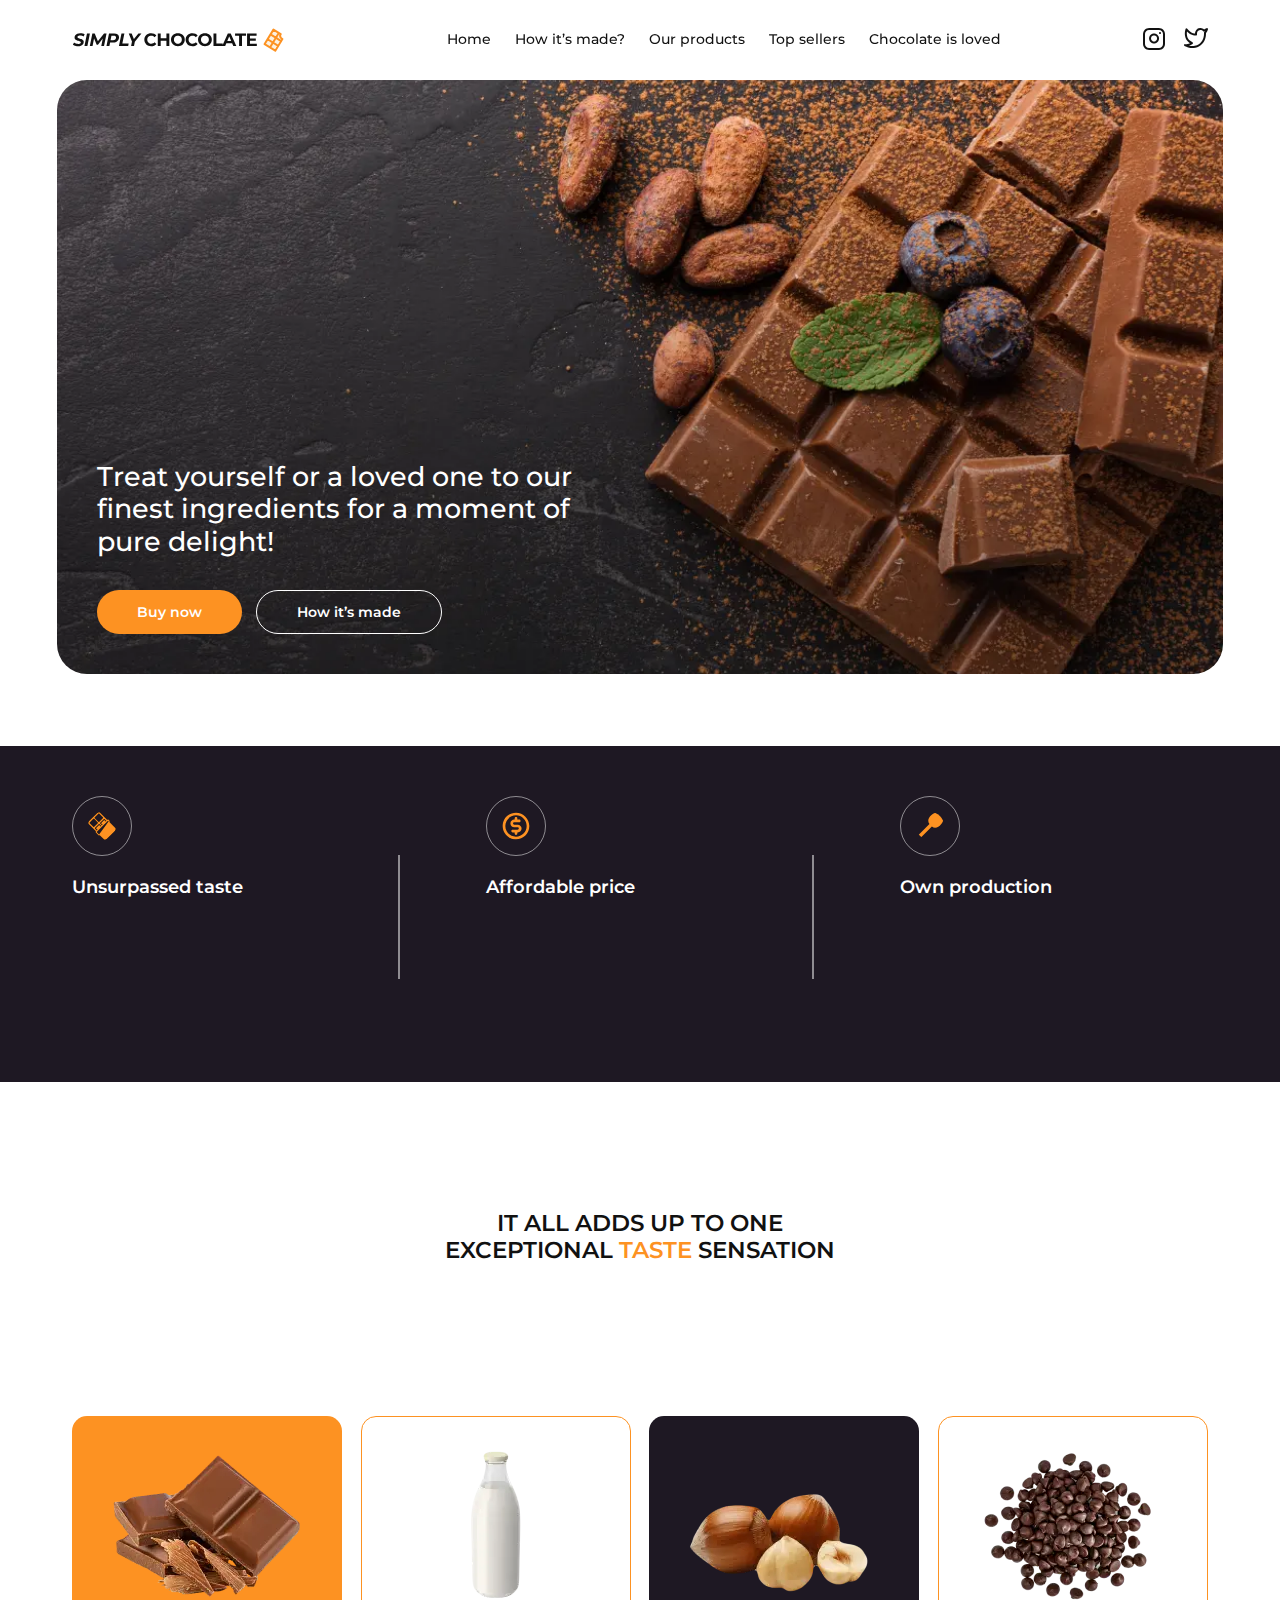
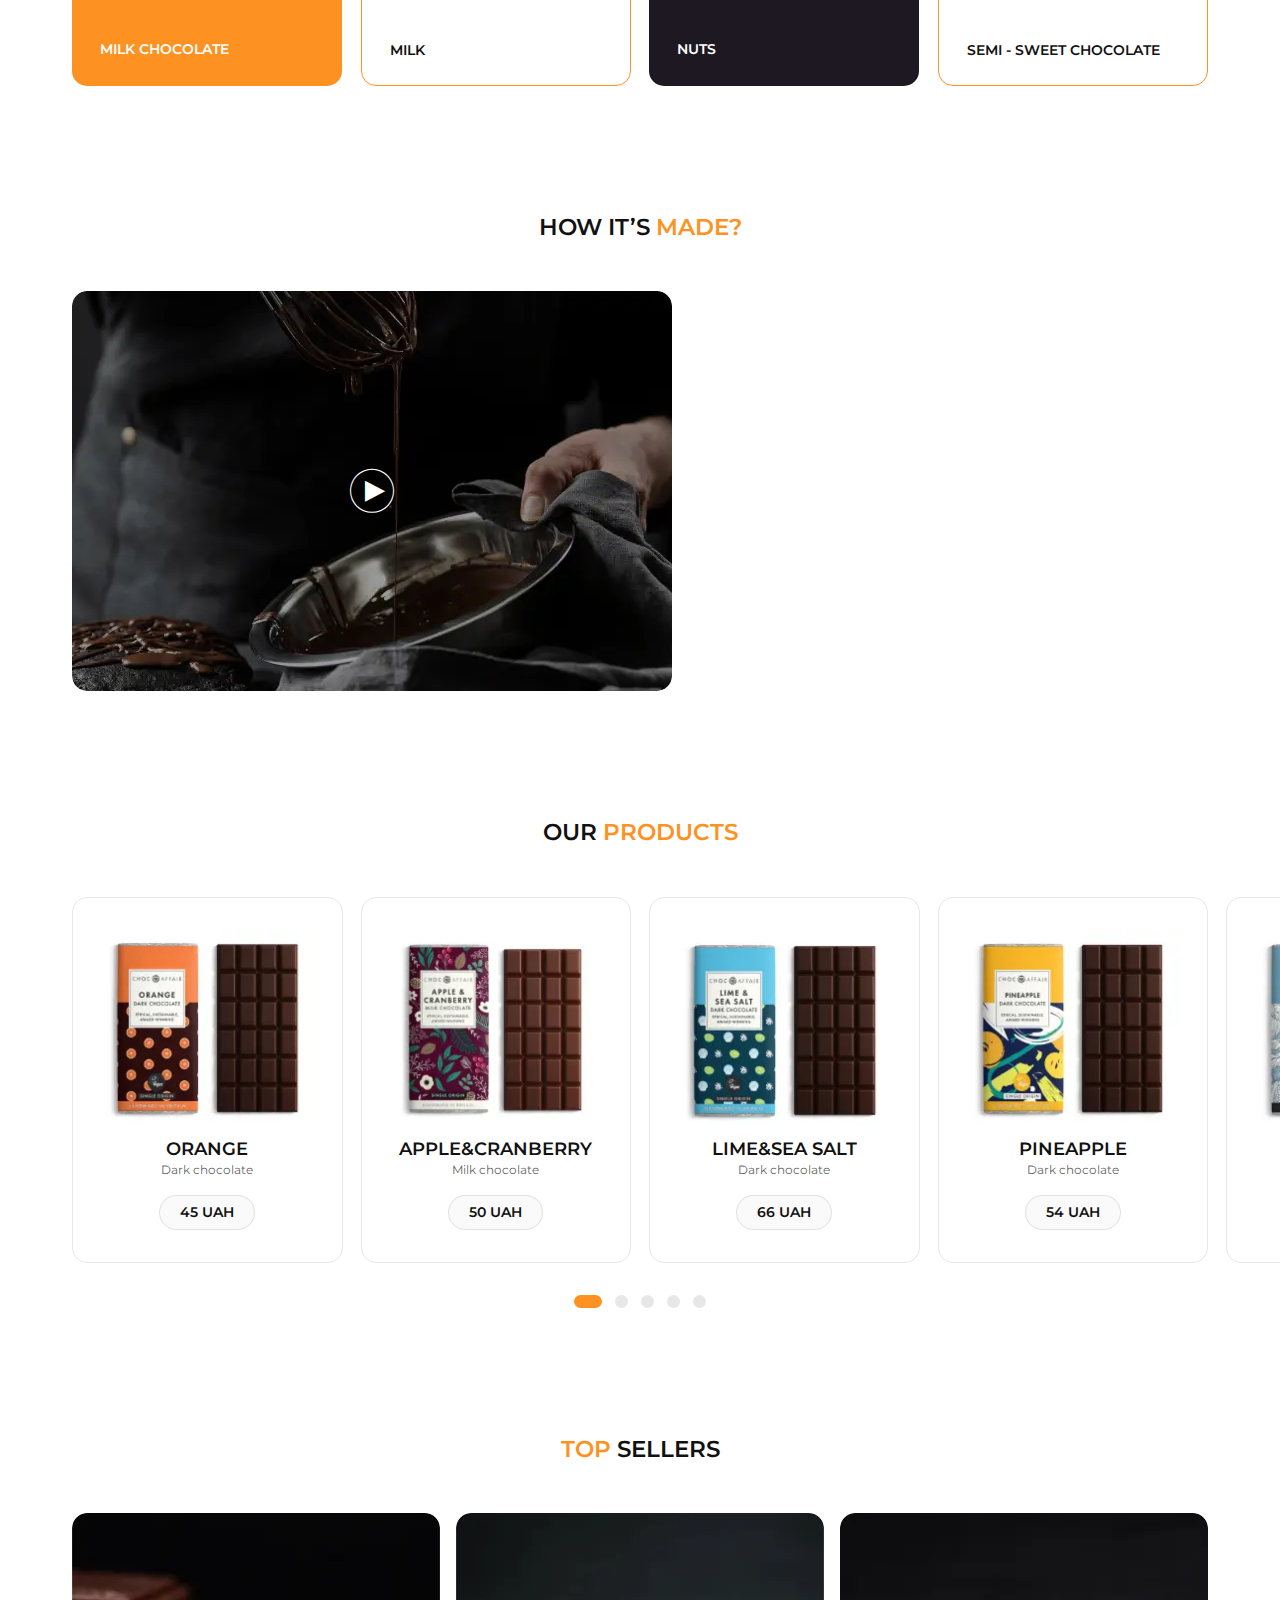
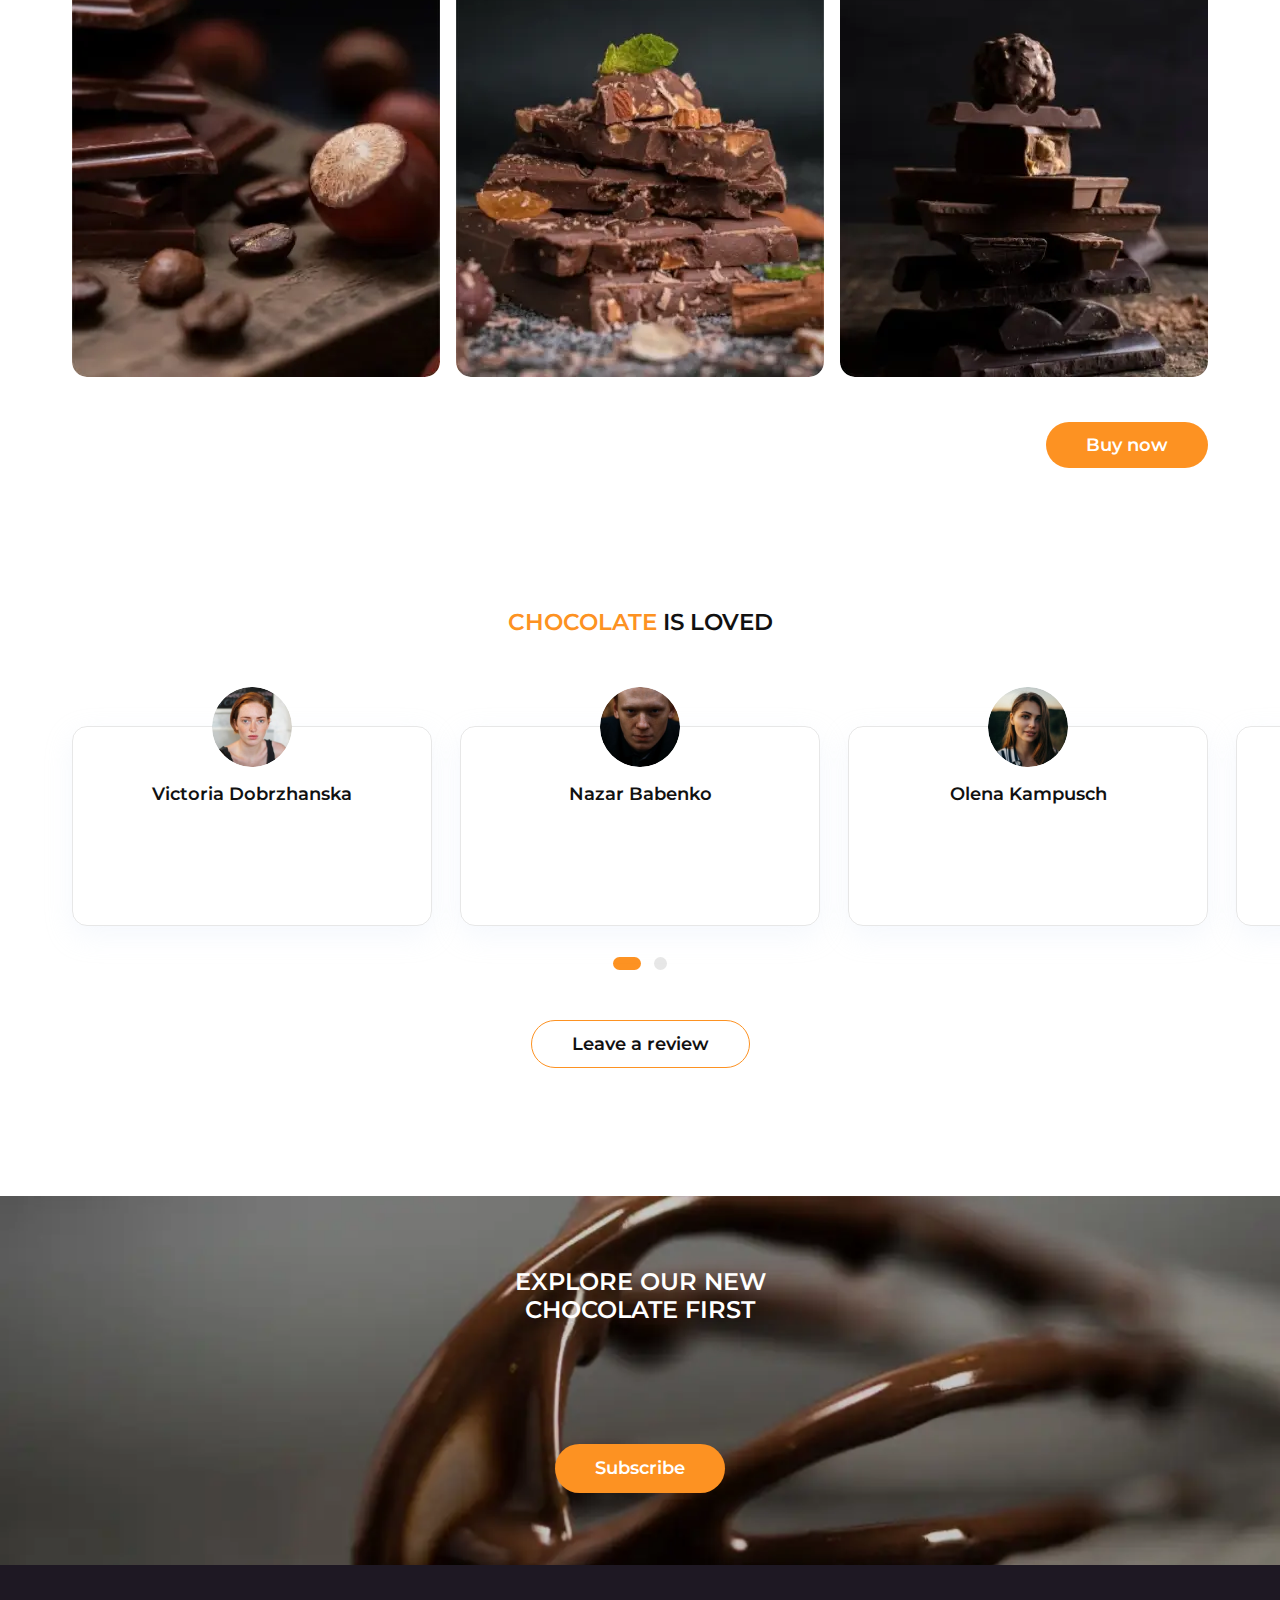
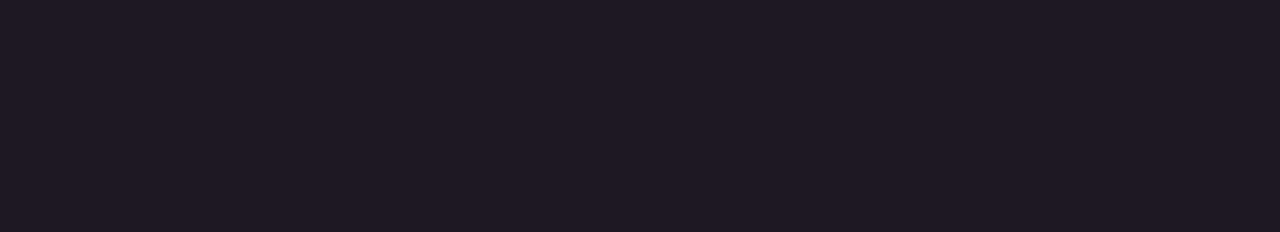
<file: chocolate/index.html>
<!DOCTYPE html>
<html lang="en">

<head>
	<title>Simply Chocolate</title>
	<meta charset="UTF-8">
	<meta name="format-detection" content="telephone=no">
	<!-- <style>body{opacity: 0;}</style> -->
	<link rel="stylesheet" href="css/style.min.css?_v=20240227145617">
	<link rel="shortcut icon" href="chocolate.png">
	<!-- <meta name="robots" content="noindex, nofollow"> -->
	<meta name="viewport" content="width=device-width, initial-scale=1.0">
</head>

<body>
	<div class="wrapper">
		<header class="header">
			<div class="header__container">
				<div class="header__menu menu">
					<a href="" class="header__logo">
						<img src="img/header/logo.svg" alt="logo">
					</a>
					<nav class="menu__body">
						<ul class="menu__list">
							<li class="menu__item"><a data-goto=".head" data-goto-header href="#"
									class="menu__link">Home</a>
							</li>
							<li class="menu__item"><a data-goto=".made" data-goto-header href="#" class="menu__link">How
									it’s
									made?</a></li>
							<li class="menu__item"><a data-goto=".products" data-goto-header href="#"
									class="menu__link">Our
									products</a></li>
							<li class="menu__item"><a data-goto=".buy" data-goto-header href="#" class="menu__link">Top
									sellers</a></li>
							<li class="menu__item"><a data-goto=".review" data-goto-header href="#"
									class="menu__link">Chocolate
									is loved</a></li>
						</ul>
					</nav>
					<ul class="menu__social social">
						<li class="social__item"><a class="social__link _icon-s-instagram" href="#"></a>
						</li>
						<li class="social__item"><a class="social__link _icon-s-twitter" href="#"></a></li>
						<button type="button" class="menu__icon icon-menu"><span></span></button>
					</ul>
				</div>
			</div>
		</header>
		<main class="page">
			<section class="head">
				<div class="head__container">
					<div class="head__contant">
						<h2 class="head__title">Treat yourself or a loved one to
							our finest ingredients for a moment
							of pure delight!
						</h2>
						<div class="head__nav">
							<button data-popup="#buy" type="button" class="head__button button">Buy now</button>
							<a data-goto=".made" data-goto-header href="#" class="head__active button">How it’s made</a>
						</div>
					</div>
				</div>
			</section>
			<section class="promo">
				<div class="promo__container">
					<div data-one-spoller data-spollers="681,max" class="promo__wrap">
						<div class="promo__box">
							<img src="img/page/chocolate.svg" alt="image">
							<details data-open>
								<summary class="promo__title">Unsurpassed taste</summary>
								<p data-watch class="promo__about">Crafted with the finest quality cocoa beans and a
									dedication to
									perfection, each bite is a decadent experience that simply cannot be matched. Savor
									the
									richness and complexity of our Unsurpassed Taste and discover a new level of
									chocolate
									bliss.</p>
							</details>
						</div>
						<div class="promo__box">
							<img src="img/page/coin.svg" alt="image">
							<details>
								<summary class="promo__title">Affordable price</summary>
								<p data-watch class="promo__about">Indulge in high-quality chocolate without breaking
									the
									bank with
									Simply Chocolate's selection of affordable treats. Enjoy mouth-watering truffles and
									velvety chocolate bars without sacrificing taste or quality. Browse our selection
									and
									indulge in affordable luxury today.</p>
							</details>
						</div>
						<div class="promo__box">
							<img src="img/page/spoon.svg" alt="image">
							<details>
								<summary class="promo__title">Own production</summary>
								<p data-watch class="promo__about">We take pride in our own production process, ensuring
									that every
									step is carefully crafted to perfection. From selecting the finest ingredients to
									handcrafting each piece, our attention to detail is evident in every bite.</p>
							</details>
						</div>
					</div>
				</div>
			</section>
			<section class="about">
				<div class="about__container">
					<div class="about__title main__title">IT ALL ADDS UP TO ONE EXCEPTIONAL <span
							class="about__title-orange">TASTE</span> SENSATION</div>
					<p data-watch class="about__subtitle">At Simply Chocolate, we believe that the secret to exceptional
						chocolate
						is
						in the details. From the sourcing of the finest ingredients to the careful crafting of each
						individual piece, every step of our process adds up to one exceptional taste sensation.
					</p>
					<div class="about__cards-about cards-about">
						<div class="cards-about__wrap">
							<div class="cards-about__card card card__chocolate">
								<div class="card__image">
									<picture>
										<source srcset="img/page/white-chocolate.webp" type="image/webp"><img
											src="img/page/white-chocolate.png" alt="image">
									</picture>
								</div>
								<h3 class="card__name">mILK CHOCOLATE</h3>
							</div>
							<div class="cards-about__recipe recipe">
								<h3 class="recipe__product">Milk chocolate</h3>
								<div class="recipe__nav">
									<button type="submit" class="recipe__button">chocolate</button>
									<a href="#" class="recipe__active">the benefits</a>
								</div>
								<p class="recipe__text">Milk chocolate is a solid chocolate confectionery containing
									cocoa, sugar and milk. It is the most consumed type of chocolate. Chocolate was
									originally sold and consumed as a beverage in pre-Columbian times. Although
									four-fifths of all milk chocolate is sold in the United States and Europe.</p>
							</div>
						</div>
						<div class="cards-about__wrap">
							<div class="cards-about__card card card__milk">
								<div class="card__image">
									<picture>
										<source srcset="img/page/milk.webp" type="image/webp"><img
											src="img/page/milk.png" alt="image">
									</picture>
								</div>
								<h3 class="card__name">Milk</h3>
							</div>
							<div class="cards-about__recipe recipe">
								<h3 class="recipe__product">Milk</h3>
								<div class="recipe__nav">
									<button type="submit" class="recipe__button">chocolate</button>
									<a href="#" class="recipe__active">the benefits</a>
								</div>
								<p class="recipe__text">Milk is a white liquid food produced by the mammary glands of
									mammals. It is the primary source of nutrition for young mammals (including
									breastfed human infants) before they are able to digest solid food.Early-lactation
									milk, which is called colostrum, contains antibodies that strengthen the immune
									system.</p>
							</div>
						</div>
						<div class="cards-about__wrap">
							<div class="cards-about__card card card__nuts">
								<div class="card__image">
									<picture>
										<source srcset="img/page/nuts.webp" type="image/webp"><img
											src="img/page/nuts.png" alt="image">
									</picture>
								</div>
								<h3 class="card__name">nuts</h3>
							</div>
							<div class="cards-about__recipe recipe">
								<h3 class="recipe__product">Nuts</h3>
								<div class="recipe__nav">
									<button type="submit" class="recipe__button">chocolate</button>
									<a href="#" class="recipe__active">the benefits</a>
								</div>
								<p class="recipe__text">Almonds, pistachios, and walnuts are some types of nuts that
									contain healthy nutrients. When eaten as part of a nutrient-dense diet, these 9 nuts
									may offer benefits such as reducing your risk of heart disease. They’re a good
									source of fiber, healthy fats, and plant protein. Plus, they’re great on their own.
								</p>
							</div>
						</div>
						<div class="cards-about__wrap">
							<div class="cards-about__card card card__semi">
								<div class="card__image">
									<picture>
										<source srcset="img/page/semi.webp" type="image/webp"><img
											src="img/page/semi.png" alt="image">
									</picture>
								</div>
								<h3 class="card__name">semi - sweet chocolate</h3>
							</div>
							<div class="cards-about__recipe recipe">
								<h3 class="recipe__product"> semi - sweet chocolate></h3>
								<div class="recipe__nav">
									<button type="submit" class="recipe__button">chocolate</button>
									<a href="#" class="recipe__active">the benefits</a>
								</div>
								<p class="recipe__text">Semi-sweet chocolate has a cocoa solid content of 35 to 65%. One
									of the best ways to gain an understanding of this type of chocolate is to compare it
									to a different type of chocolate. Semisweet is darker than milk chocolate. In a
									taste comparison, it has a slightly bitter taste whereas milk chocolate is sweeter
									and more mellow. </p>
							</div>
						</div>
					</div>
				</div>
			</section>
			<section class="made">
				<div class="made__container">
					<h2 class="made__title main__title">hOW IT’S <span class="about__title-orange">made?</span></h2>
					<div class="made__wrap">
						<a data-popup="#video" data-popup-youtube="ZB9pCCcuP24" href="" class="made__link">
							<div class="made__play _icon-s-play"></div>
							<picture>
								<source srcset="img/page/how-its-made.webp" type="image/webp"><img
									src="img/page/how-its-made.jpeg" alt="image">
							</picture>
						</a>
						<div data-watch class="made__info-made info-made">
							<h3 class="info-made__title">Try our chocolates today and discover the perfect balance of
								flavor</h3>
							<ul class="info-made__items">
								<li class="info-made__item">Heat the milk in a saucepan without bringing it to a boil.
									Add sugar and cocoa powder.</li>
								<li class="info-made__item">At the same time, prepare a water bath. Melt the butter on
									it.</li>
								<li class="info-made__item">"Mix" the milk mixture and already liquid butter. Mix
									thoroughly with a silicone spatula so that the mass becomes uniform and silky.</li>
								<li class="info-made__item">Heat the mixture over low heat, letting it barely boil.</li>
								<li class="info-made__item">Pour the chocolate into special containers (can be replaced
									with ice molds). Allow to cool and harden.</li>
							</ul>
						</div>
					</div>
				</div>
			</section>
			<section class="products">
				<div class="products__container">
					<h2 class="products__title main__title">Our <span class="about__title-orange">pRODUCTS</span></h2>
					<div class="products__swiper swiper">
						<div class="products__wrapper swiper-wrapper">
							<div class="products__slide swiper-slide">
								<a class="products__item-product item-product" href="#">
									<picture>
										<source srcset="img/page/chocolate-1.webp" type="image/webp"><img
											class="item-product__image" src="img/page/chocolate-1.png" alt="image">
									</picture>
									<h3 class="item-product__title">orange</h3>
									<h4 class="item-product__subtitle">Dark chocolate</h4>
									<div class="item-product__price">45 UAH</div>
								</a>
							</div>
							<div class="products__slide swiper-slide">
								<a class="products__item-product item-product" href="#">
									<div class="item-product__unit">
										<picture>
											<source srcset="img/page/chocolate-2.webp" type="image/webp"><img
												class="item-product__image" src="img/page/chocolate-2.png" alt="image">
										</picture>
									</div>
									<h3 class="item-product__title">APPLE&CRANBERRY</h3>
									<h4 class="item-product__subtitle">Milk chocolate</h4>
									<div class="item-product__price">50 UAH</div>
								</a>
							</div>
							<div class="products__slide swiper-slide">
								<a class="products__item-product item-product" href="#">
									<picture>
										<source srcset="img/page/chocolate-3.webp" type="image/webp"><img
											class="item-product__image" src="img/page/chocolate-3.png" alt="image">
									</picture>
									<h3 class="item-product__title">lime&sea salt</h3>
									<h4 class="item-product__subtitle">Dark chocolate</h4>
									<div class="item-product__price">66 UAH</div>
								</a>
							</div>
							<div class="products__slide swiper-slide">
								<a class="products__item-product item-product" href="#">
									<picture>
										<source srcset="img/page/chocolate-4.webp" type="image/webp"><img
											class="item-product__image" src="img/page/chocolate-4.png" alt="image">
									</picture>
									<h3 class="item-product__title">pineapple</h3>
									<h4 class="item-product__subtitle">Dark chocolate</h4>
									<div class="item-product__price">54 UAH</div>
								</a>
							</div>
							<div class="products__slide swiper-slide">
								<a class="products__item-product item-product" href="#">
									<picture>
										<source srcset="img/page/chocolate-5.webp" type="image/webp"><img
											class="item-product__image" src="img/page/chocolate-5.png" alt="image">
									</picture>
									<h3 class="item-product__title">orange</h3>
									<h4 class="item-product__subtitle">Dark chocolate</h4>
									<div class="item-product__price">45 UAH</div>
								</a>
							</div>
							<div class="products__slide swiper-slide">
								<a class="products__item-product item-product" href="#">
									<div class="item-product__unit">
										<picture>
											<source srcset="img/page/chocolate-6.webp" type="image/webp"><img
												class="item-product__image" src="img/page/chocolate-6.png" alt="image">
										</picture>
									</div>
									<h3 class="item-product__title">APPLE&CRANBERRY</h3>
									<h4 class="item-product__subtitle">Milk chocolate</h4>
									<div class="item-product__price">50 UAH</div>
								</a>
							</div>
							<div class="products__slide swiper-slide">
								<a class="products__item-product item-product" href="#">
									<picture>
										<source srcset="img/page/chocolate-7.webp" type="image/webp"><img
											class="item-product__image" src="img/page/chocolate-7.png" alt="image">
									</picture>
									<h3 class="item-product__title">lime&sea salt</h3>
									<h4 class="item-product__subtitle">Dark chocolate</h4>
									<div class="item-product__price">66 UAH</div>
								</a>
							</div>
							<div class="products__slide swiper-slide">
								<a class="products__item-product item-product" href="#">
									<picture>
										<source srcset="img/page/chocolate-8.webp" type="image/webp"><img
											class="item-product__image" src="img/page/chocolate-8.png" alt="image">
									</picture>
									<h3 class="item-product__title">pineapple</h3>
									<h4 class="item-product__subtitle">Dark chocolate</h4>
									<div class="item-product__price">54 UAH</div>
								</a>
							</div>
						</div>
					</div>
					<div class="products__bullets"></div>
				</div>
			</section>
			<section class="buy">
				<div class="buy__container">
					<h2 class="buy__title main__title"> <span class="about__title-orange">tOp</span> Sellers</h2>
					<div class="buy__gallery">
						<div class="buy__image">
							<picture>
								<source srcset="img/page/buy1.webp" type="image/webp"><img src="img/page/buy1.jpeg"
									alt="image">
							</picture>
						</div>
						<div class="buy__image">
							<picture>
								<source srcset="img/page/buy2.webp" type="image/webp"><img src="img/page/buy2.jpeg"
									alt="image">
							</picture>
						</div>
						<div class="buy__image">
							<picture>
								<source srcset="img/page/buy3.webp" type="image/webp"><img src="img/page/buy3.jpeg"
									alt="image">
							</picture>
						</div>
					</div>
					<div class="buy__info">
						<p data-watch class="buy__text">Crazy enough chocolate originates from a bean just like the
							coffee bean
							called Cacao. Cacao has been around for thousands of years and was first discovered by the
							Native American tribe called the Mayans.</p>
						<button data-popup="#buy" type="button" class="buy__button button">Buy now</button>
					</div>

				</div>
			</section>
			<section class="review">
				<div class="review__container">
					<h2 class="review__title main__title"><span class="about__title-orange">chocolate</span> is loved
					</h2>
					<div class="review__swiper swiper">
						<div class="review__wrapper swiper-wrapper">
							<div class="review__slide swiper-slide">
								<a class="review__item item-review" href="#">
									<img class="item-review__image" src="img/page/review 1.png" alt="image">
									<h3 class="item-review__title">Victoria Dobrzhanska</h3>
									<p data-watch class="item-review__subtitle">I love this chocolate bar. Perfect
										combination of
										light crispy wafer, covered in a thin layer chocolate.</p>
								</a>
							</div>
							<div class="review__slide swiper-slide">
								<a class="review__item item-review" href="#">
									<img class="item-review__image" src="img/page/review 2.png" alt="image">
									<h3 class="item-review__title">Nazar Babenko</h3>
									<p data-watch class="item-review__subtitle">This chocolate confection is a delight!
										A delight!
										The wafer is light and crisp, the hazelnut cream is smooth, and the chocolate is
										good.</p>
								</a>
							</div>
							<div class="review__slide swiper-slide">
								<a class="review__item item-review" href="#">
									<img class="item-review__image" src="img/page/review 3.png" alt="image">
									<h3 class="item-review__title">Olena Kampusch</h3>
									<p data-watch class="item-review__subtitle"> Chocolate is a family favourite treat.
										Love the
										delicious smooth chocolate and the creaminess inside. The wafer is soft but
										crunchy.</p>
								</a>
							</div>
							<div class="review__slide swiper-slide">
								<a class="review__item item-review" href="#">
									<img class="item-review__image" src="img/page/review 1.png" alt="image">
									<h3 class="item-review__title">Olena Kampusch</h3>
									<p data-watch class="item-review__subtitle"> Chocolate is a family favourite treat.
										Love the
										delicious smooth chocolate and the creaminess inside. The wafer is soft but
										crunchy.</p>
								</a>
							</div>
						</div>
					</div>
					<div class="review__bullets"></div>
					<button data-popup="#review" type="button" class="review__button button">Leave a review</button>
				</div>
			</section>
			<section class="subscribe">
				<div class="subscribe__box">
					<div class="subscribe__container">
						<h3 class="subscribe__title">exPLORE OUR NEW CHOCOLATE FIRST</h3>
						<p data-watch class="subscribe__text">From the velvety texture to the rich and complex flavor,
							our New
							Chocolate is a true indulgence that will leave you craving more. Made with only the finest
							ingredients and handcrafted with the utmost care, each piece is a work of art that is sure
							to
							please.</p>
						<button data-popup="#subscribe" type="button"
							class="subscribe__button button">Subscribe</button>
					</div>
				</div>
			</section>
		</main>
		<footer class="footer">
			<div class="footer__container">
				<div data-watch class="footer__box">
					<div class="footer__content">
						<h2 class="footer__title"><span class="footer__title-orange">chocolate</span> a delicious cure
							for a bad
							day
						</h2>
						<div class="footer__contacts contacts">
							<div class="contacts__items">
								<h4 class="contacs__title">Contact us</h4>
								<a href="tel:+380684439426">+380 (68) 443-94-26</a>
								<a href="mailto: simplychoc@gmail.com">simplychoc@gmail.com</a>
							</div>
							<div class="contacts__link">
								<a class="contacts__social _icon-s-instagram" href="#"></a>
								<a class="contacts__social _icon-s-twitter" href="#"></a>
							</div>
						</div>
					</div>
					<nav class="footer__menu menu">
						<ul class="menu__list">
							<li class="menu__item"><a data-goto=".head" data-goto-header href="#"
									class="menu__link">Home</a>
							</li>
							<li class="menu__item"><a data-goto=".made" data-goto-header href="#" class="menu__link">How
									it’s
									made?</a></li>
							<li class="menu__item"><a data-goto=".products" data-goto-header href="#"
									class="menu__link">Our
									products</a></li>
							<li class="menu__item"><a data-goto=".buy" data-goto-header href="#" class="menu__link">Top
									sellers</a></li>
							<li class="menu__item"><a data-goto=".review" data-goto-header href="#"
									class="menu__link">Chocolate
									is loved</a></li>
						</ul>
					</nav>
				</div>
			</div>
		</footer>
	</div>
	<script src="js/app.min.js?_v=20240227145617"></script>
	<div id="buy" aria-hidden="true" class="popup">
		<div class="popup__wrapper">
			<div class="popup__content buy-popup">
				<button data-close type="button" class="popup__close _icon-s-close"></button>
				<h3 class="buy-popup__title"><span class="buy-popup__title-orange">bUY</span> nOW</h3>
				<div class="buy-popup__items">
					<div class="buy-popup__item">
						<img class="buy-popup__image" src="img/popup/buy 1.png" alt="image">
						<div class="buy-popup__weight">100 g</div>
					</div>
					<div class="buy-popup__item">
						<img class="buy-popup__image" src="img/popup/buy 2.png" alt="image">
						<div class="buy-popup__weight">200 g</div>
					</div>
					<div class="buy-popup__item">
						<img class="buy-popup__image" src="img/popup/buy 3.png" alt="image">
						<div class="buy-popup__weight">300 g</div>
					</div>
				</div>
				<div class="buy-popup__form form">
					<h3 class="form__title">Personal information</h3>
					<div class="form__personal">
						<input type="text" class="form__name" placeholder="Name" name="Name" id="">
						<input type="text" placeholder="Surname" class="form__surname" name="Surname" id="">
					</div>
					<h3 class="form__title">Email</h3>
					<input type="email" class="form__email" placeholder="Enter your email" name="Email" id="">
					<h3 class="form__title">Phone number</h3>
					<input type="tel" class="form__tel" placeholder="Phone number" name="telephone" id="">
					<h3 class="form__title">Card number</h3>
					<input type="text" class="form__card" placeholder="Enter  card" name="card" id="">
					<h3 class="form__title">Comment</h3>
					<textarea class="form__comment" name="comment" placeholder="Enter text"></textarea>
				</div>
				<button type="submit" class="buy-popup__button">Submit</button>
			</div>
		</div>
	</div>

	<div id="video" aria-hidden="true" class="popup">
		<div class="popup__wrapper">
			<div class="popup__content video">
				<button data-close type="button" class="video__close _icon-s-close"></button>
				<div data-youtube-place class="popup__text"></div>
			</div>
		</div>
	</div>

	<div id="review" aria-hidden="true" class="popup">
		<div class="popup__wrapper">
			<div class="popup__content review-popup">
				<button data-close type="button" class="popup__close _icon-s-close"></button>
				<h3 class="review-popup__title">LEAVE A REVIEW ABOUT <span class="review-popup__title-orange">OUR
						CHOCOLATE</span></h3>
				<div class="review__form form">
					<input type="text" class="form__name" placeholder="Name" name="Name" id="">
					<input type="email" class="form__email" placeholder="Enter your email" name="Email" id="">
					<input type="tel" class="form__tel" placeholder="Phone number" name="telephone" id="">
					<textarea class="form__comment" name="comment" placeholder="Enter text"></textarea>
				</div>
				<button type="submit" class="review-popup__button">Send</button>
			</div>
		</div>
	</div>

	<div id="subscribe" aria-hidden="true" class="popup">
		<div class="popup__wrapper">
			<div class="popup__content subscribe-popup">
				<button data-close type="button" class="popup__close popup__close_subscribe _icon-s-close"></button>
				<picture>
					<source srcset="img/popup/review.webp" type="image/webp"><img src="img/popup/review.jpeg"
						alt="image">
				</picture>
				<div class="subscribe-popup__info">
					<h3 class="subscribe-popup__title">Explore our
						<span class="subscribe-popup__title-orange">new chocolate</span> first!
					</h3>
					<div class="subscribe-popup__form">
						<input type="email" class="subscribe-popup__email" placeholder="Enter your email" name="Email"
							id="">
						<button type="submit" class="subscribe-popup__button">Subscribe</button>
					</div>
				</div>
			</div>
		</div>
	</div>
</body>

</html>
</file>
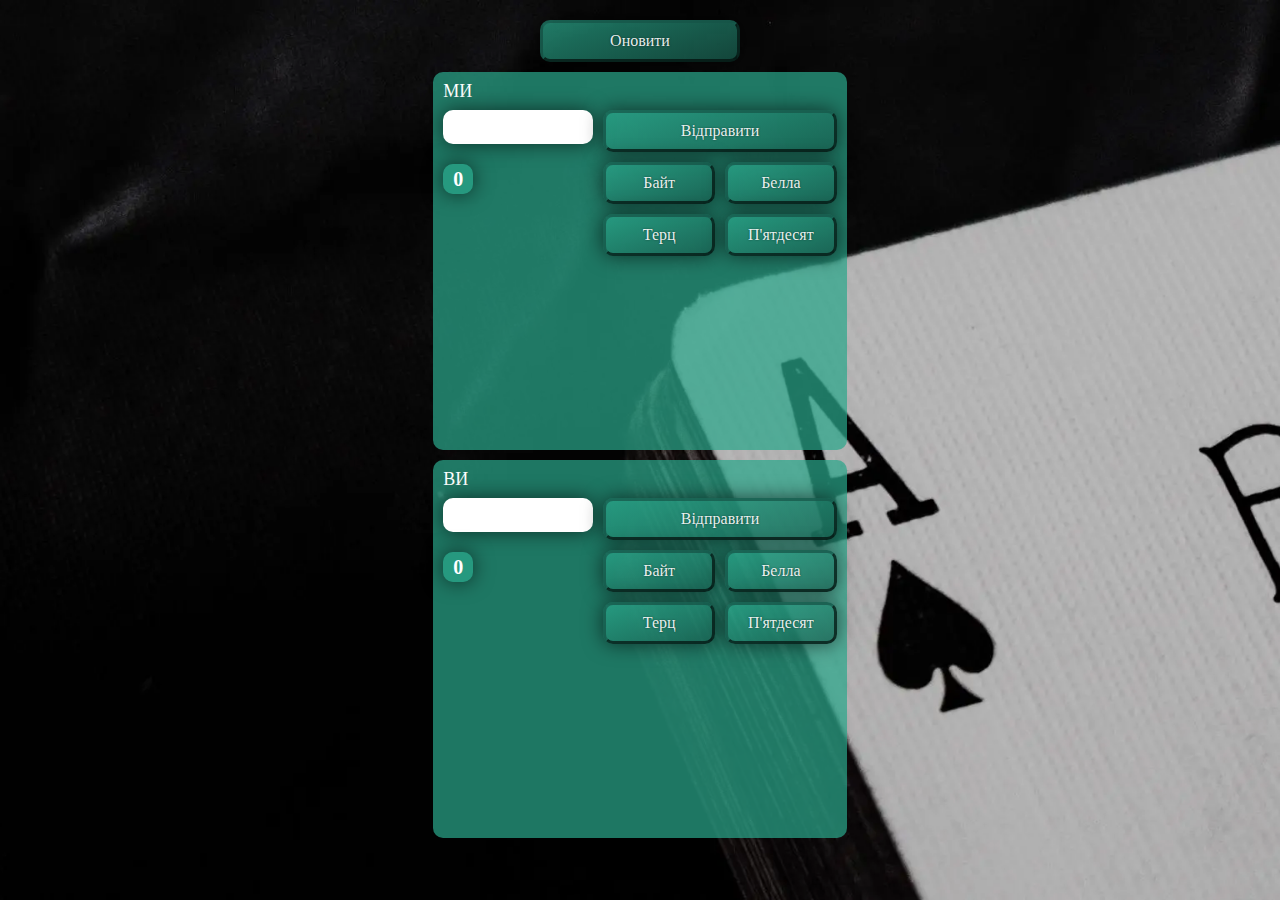
<file: deberts/index.html>
<!DOCTYPE html>
<html lang="en">

<head>
	<title>HomePage</title>
	<meta charset="UTF-8">
	<meta name="format-detection" content="telephone=no">
	<!-- <style>body{opacity: 0;}</style> -->
	<link rel="stylesheet" href="css/style.min.css?_v=20240515122817">
	<link rel="shortcut icon" href="favicon.ico">
	<!-- <meta name="robots" content="noindex, nofollow"> -->
	<meta name="viewport" content="width=device-width, initial-scale=1.0">
</head>

<body>
	<div class="wrapper">
		<header class="header">
			<div class="header__container">
			</div>
		</header>
		<main class="page">
			<div class="page__container">
				<button class="page__reset">Оновити</button>
				<div class="page__deberts deberts">
					<div class="deberts__team">
						<h2 class="deberts__team-name">МИ</h2>
						<div class="deberts__box">
							<div class="deberts__form">
								<input type="tel" class="deberts__input deberts__input--one">
								<div class="deberts__entered" id="numbersEntered1"></div>
								<div class="deberts__result" id="result1">0</div>
							</div>
							<div class="deberts__buttons">
								<button class="deberts__submit deberts__submit--one">Відправити</button>
								<button class="deberts__byte deberts__byte--one">Байт</button>
								<button class="deberts__bella deberts__bella--one">Белла</button>
								<button class="deberts__terts deberts__terts--one">Терц</button>
								<button class="deberts__poltina deberts__poltina--one">П'ятдесят</button>
							</div>
						</div>
					</div>
					<div class="deberts__team">
						<h2 class="deberts__team-name">ВИ</h2>
						<div class="deberts__box">
							<div class="deberts__form">
								<input type="tel" class="deberts__input deberts__input--two">
								<div class="deberts__entered" id="numbersEntered2"></div>
								<div class="deberts__result" id="result2">0</div>
							</div>
							<div class="deberts__buttons">
								<button class="deberts__submit deberts__submit--two">Відправити</button>
								<button class="deberts__byte deberts__byte--two">Байт</button>
								<button class="deberts__bella deberts__bella--two">Белла</button>
								<button class="deberts__terts deberts__terts--two">Терц</button>
								<button class="deberts__poltina deberts__poltina--two">П'ятдесят</button>
							</div>
						</div>
					</div>
				</div>
			</div>
		</main>
		<footer class="footer">
			<div class="footer__container">
			</div>
		</footer>
	</div>
	<script src="js/app.min.js?_v=20240515122817"></script>
</body>

</html>
</file>
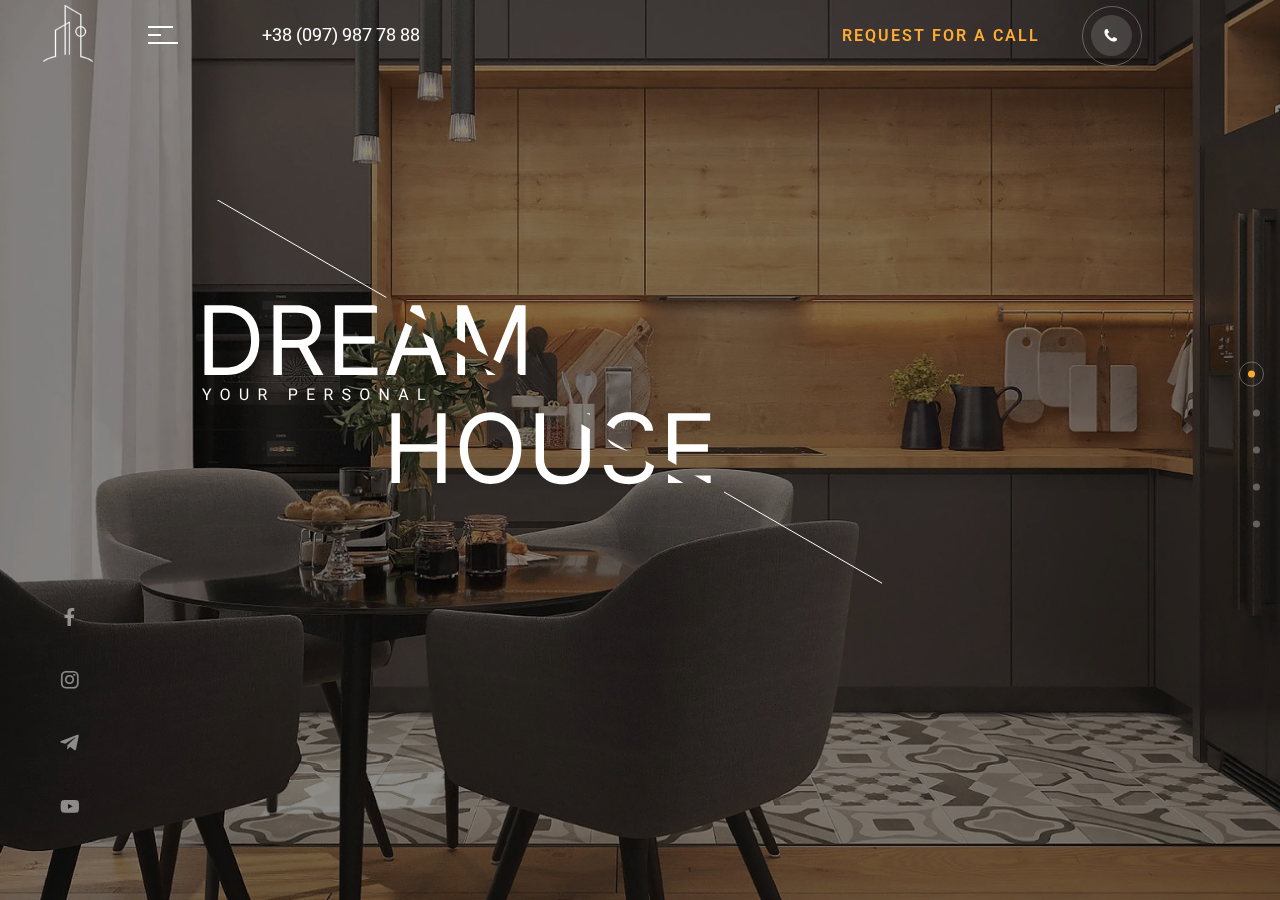
<file: dreamhouse/index.html>
<!DOCTYPE html>
<html lang="en">

<head>
	<title>HomePage</title>
	<meta charset="UTF-8">
	<meta name="format-detection" content="telephone=no">
	<!-- <style>body{opacity: 0;}</style> -->
	<link rel="stylesheet" href="css/style.min.css?_v=20240515131943">
	<link rel="shortcut icon" href="favicon.ico">
	<!-- <meta name="robots" content="noindex, nofollow"> -->
	<meta name="viewport" content="width=device-width, initial-scale=1.0">
</head>

<body>
	<div class="wrapper">
		<header class="header">
			<div class="header__container">
				<div class="header__left-side">
					<a href="" class="header__logo"><img src="img/logo 5.svg" alt="logo"></a>
					<div class="header__social">
						<a class="header__facebook _icon-fecabook" href="#"></a>
						<a class="header__instagram _icon-instsgrsm" href="#"></a>
						<a class="header__telegram _icon-telegram" href="#"></a>
						<a class="header__youtube _icon-youtube" href="#"></a>
					</div>
				</div>
				<div class="header__menu menu">
					<div class="menu__left-side">
						<button type="button" class="menu__icon icon-menu"><span></span></button>
						<nav class="menu__body">
							<ul class="menu__list">
								<li class="menu__item"><a href="" class="menu__link">styles of rennovation</a></li>
								<li class="menu__item"><a href="" class="menu__link">Costs</a></li>
								<li class="menu__item"><a href="" class="menu__link">5 steps
										to DREAM
										HOUSE</a></li>
								<li class="menu__item"><a href="" class="menu__link">additional
										services</a></li>
								<li class="menu__item"><a href="" class="menu__link">BLOG</a></li>
							</ul>
						</nav>
						<a href="#" class="menu__tel-number">+38 (097) 987 78 88</a>
					</div>
					<div class="menu__right-side">
						<a href="#" class="menu__call">request for a call</a>
						<a href="#" class="menu__icon-call _icon-phone"></a>
					</div>
				</div>
			</div>
		</header>
		<main data-fp data-fp-effect="cards" data-fp-bullets class="page">
			<section data-fp-section class="page__screen-one screen-one">
				<img class="screen-one__background" src="img/main/screen 1/background1.webp" alt="background">
				<div class="screen-one__container">
					<img class="screen-one__title" src="img/main/screen 1/slogan.svg" alt="title">
				</div>
			</section>
			<section data-fp-section class="page__screen-two screen-two">
				<img class="screen-two__background" src="img/main/screen 2/background2.webp" alt="background">
				<div class="scrren-two__form form">
					<input class="form__name" placeholder="Your name" type="text">
					<input class="form__phone" placeholder="Your phone number" type="tel">
					<a class="form__link" href="#">
						<div class="form__name-link">discuss a project</div>
						<div class="form__arrow _icon-arrow"></div>
					</a>
				</div>
				<div class="screen-two__container">
					<h2 class="screen-two__title">elite renovation of your apartment</h2>
					<div class="screen-two__info">
						<div class="screen-two__year">
							<div class="screen-two__number">18</div>
							<div class="screen-two__text">years
								on the market</div>
						</div>
						<div class="screen-two__project">
							<div class="screen-two__number">237</div>
							<div class="screen-two__text">completed projects</div>
						</div>
						<div class="screen-two__employ">
							<div class="screen-two__number">50</div>
							<div class="screen-two__text">employees</div>
						</div>
					</div>
					<div class="screen-two__more more">
						<div class="more__text">more info about us</div>

					</div>
				</div>
			</section>
			<section data-fp-section class="page__screen-three screen-three">
				<div class="screen-three__box">
					<div class="screen-three__image screen-three__image--first" href="#">
						<div class="screen-three__title">Elite</div>
						<div class="screen-three__info">
							<p class="screen-three__about">THE VIP STYLE INCLUDES AN EXTENDED SET OF WORKS. SUITABLE FOR
								THOSE WHO WANTS TO GET THE PERFECT RESULT.</p>
							<a data-popup="#slider__elite" href="#" class="screen-three__gallery">
								<div class="screen-three__active-allery">gallery</div>
								<div class="screen-three__arrow _icon-arrow"></div>
							</a>
						</div>
					</div>
					<div class="screen-three__image screen-three__image--second" href="#">
						<div class="screen-three__title">VIP</div>
						<div class="screen-three__info">
							<p class="screen-three__about">THE VIP STYLE INCLUDES AN EXTENDED SET OF WORKS. SUITABLE FOR
								THOSE WHO WANTS TO GET THE PERFECT RESULT.</p>
							<a data-popup="#slider__elite" href="#" class="screen-three__gallery">
								<div class="screen-three__active-allery">gallery</div>
								<div class="screen-three__arrow _icon-arrow"></div>
							</a>
						</div>
					</div>
					<div class="screen-three__image screen-three__image--third" href="#">
						<div class="screen-three__title">Extra</div>
						<div class="screen-three__info">
							<p class="screen-three__about">THE VIP STYLE INCLUDES AN EXTENDED SET OF WORKS. SUITABLE FOR
								THOSE WHO WANTS TO GET THE PERFECT RESULT.</p>
							<a data-popup="#slider__elite" href="#" class="screen-three__gallery">
								<div class="screen-three__active-allery">gallery</div>
								<div class="screen-three__arrow _icon-arrow"></div>
							</a>
						</div>
					</div>
				</div>
			</section>
			<section data-fp-section class="page__screen-fourth screen-fourth">
				<img class="screen-fourth__background" src="img/main/screen 4/screen4.webp" alt="background">
				<div class="screen-fourth__container">
					<h2 class="screen-fourth__title">Select an area size &
						one of the service packages:</h2>
					<div class="screen-fourth__calculate calculate">
						<div class="calculate__round-slider"></div>
						<div class="calculate__catogories">
							<div data-tabs class="tabs">
								<nav data-tabs-titles class="tabs__navigation">
									<div class="tabs__wrap  _tab-active">
										<button type="button" class="tabs__title">Elite</button>
										<div class="tabs__circle _icon-ellipse"></div>
									</div>
									<div class="tabs__wrap">
										<button type="button" class="tabs__title">VIP</button>
										<div class="tabs__circle _icon-ellipse"></div>
									</div>
									<div class="tabs__wrap">
										<button type="button" class="tabs__title tabs__title--last">Extra</button>
										<div class="tabs__circle _icon-ellipse"></div>
									</div>
								</nav>
								<div data-tabs-body class="tabs__content">
									<div class="tabs__body">
										<h3>Стиль ELITE</h3>
										<p>Lorem ipsum dolor sit amet, consectetuer adipiscing elit. Aenean commodo
											ligula
											eget dolor. Aenean massa. Cum sociis natoque penatibus et magnis dis
											parturient
											montes, nascetur ridiculus mus.</p>
									</div>
									<div class="tabs__body">
										<h3>Стиль VIP</h3>
										<p>Lorem ipsum dolor sit amet, consectetuer adipiscing elit. Aenean commodo
											ligula
											eget dolor. Aenean massa. Cum sociis natoque penatibus et magnis dis
											parturient
											montes, nascetur ridiculus mus. Donec quam felis, ultricies nec,
											pellentesque
											eu.</p>
									</div>
									<div class="tabs__body">
										<h3>Стиль Extra</h3>
										<p>Lorem ipsum dolor sit amet, consectetuer adipiscing elit. Aenean commodo
											ligula
											eget dolor. Aenean massa. </p>
									</div>
								</div>
							</div>
						</div>
						<div class="calculate__result result">
							<div class="result__arrow _icon-arrow"></div>
							<div class="result__number">233 000</div>
							<div class="result__currency">uah</div>
						</div>
					</div>
				</div>
			</section>
			<section data-fp-section class="page__screen-fifth screen-fifth">
				<img class="screen-fifth__background" src="img/main/screen 5/screen5.webp" alt="background">
				<div class="screen-fifth__container">
					<div class="screen-fifth__component component">
						<div class="component__box component__box--one">
							<div class="component__image-box">
								<img class="component__image-row component__image-row--first" src="img/main/screen 5/component1.webp" alt="image">
							</div>
							<a class="component__about">Online broadcast
								of repair</a>
						</div>
						<div class="component__box component__box--two">
							<img class="component__image-row component__image-row--first" src="img/main/screen 5/component2.webp" alt="image">
							<a class="component__about">Video-
								surveillance and alarm</a>
						</div>
						<div class="component__box component__box--three">
							<img class="component__image-row component__image-row--first" src="img/main/screen 5/component3.webp" alt="image">
							<a class="component__about">Selection of furniture</a>
						</div>
						<div class="component__box component__box--four">
							<img class="component__image-row component__image-row--second" src="img/main/screen 5/component4.webp" alt="image">
							<a class="component__about">Household appliances</a>
						</div>
						<div class="component__box component__box--five">
							<img class="component__image-row component__image-row--second" src="img/main/screen 5/component5.webp" alt="image">
							<a class="component__about">Ultra
								service</a>
						</div>
					</div>
					<div class="screen-fifth__mobile-component mobile-component">
						<a class="mobile-component__box mobile-component__box--one">
							<div class="mobie-component__about">lorem ipsum dolor</div>
						</a>
						<a class="mobile-component__box mobile-component__box--two">
							<div class="mobie-component__about">lorem ipsum dolor</div>
						</a>
						<a class="mobile-component__box mobile-component__box--three">
							<div class="mobie-component__about">lorem ipsum dolor</div>
						</a>
						<a class="mobile-component__box mobile-component__box--four">
							<div class="mobie-component__about">lorem ipsum dolor</div>
						</a>
						<a class="mobile-component__box mobile-component__box--five">
							<div class="mobie-component__about">lorem ipsum dolor</div>
						</a>
					</div>
				</div>
			</section>
		</main>
		<!-- Документація: https://template.fls.guru/template-docs/modul-preloader.html -->
		<div id="fls-preloader">
			<!-- Скріпт прелоадера -->
			<script>
				function preloader() {
					const preloaderImages = document.querySelector('[data-preloader]') ? document.querySelectorAll('[data-preloader] img') : document.querySelectorAll('img');
					const preloaderContainer = document.querySelector('#fls-preloader');
					if (preloaderImages.length) {
						const preloaderStyleTemplate = `
				<style>
					* {
						padding: 0px;
						margin: 0px;
						border: 0px;
						box-sizing: border-box;
					}
					/* Головний блок */
					.fls-preloader{
						pointer-events: none;
						z-index: -1;
						position: fixed;
						width: 100%;
						height: 100%;
						top: 0;
						left: 0;
						display: flex;
						justify-content:center;
						align-items: center;
					}
					/* Блок з елементами */
					.fls-preloader__body{
						padding: 0.93rem;
						max-width: 31.25rem;
						display: flex;
						flex-direction: column;
					}
					/* Блок з лічильником */
					.fls-preloader__counter{
						font-size: 10rem;
					}
					/* Прогресбар */
					.fls-preloader__line{}
					/* Лінія прогресбару */
					.fls-preloader__line span{
						display: inline-block;
						transition: width 0.2s ease;
						height: 0.8rem;
						background-color: #7A956B;
					}
					.lock body{
						overflow: hidden;
						touch-action: none;
						overscroll-behavior: none;
					}
					.loading body>*:not(.fls-preloader){
						opacity: 0;
						visibility: hidden;
					}
					.loaded body>*:not(.fls-preloader){
						transition: opacity 0.5s ease 0s;
						opacity: 1;
						visibility: visible;
					}
				</style>`;

						document.head.insertAdjacentHTML("beforeend", preloaderStyleTemplate);

						const preloaderTemplate = `
					<div class="fls-preloader">
						<div class="fls-preloader__body">
							<div class="fls-preloader__counter">0%</div>
							<div class="fls-preloader__line"><span></span></div>
						</div>
					</div>`;
						document.body.insertAdjacentHTML("beforeend", preloaderTemplate);

						const
							preloader = document.querySelector('.fls-preloader'),
							showPecentLoad = document.querySelector('.fls-preloader__counter'),
							showLineLoad = document.querySelector('.fls-preloader__line span'),
							htmlDocument = document.documentElement;

						let imagesLoadedCount = counter = progress = 0;

						htmlDocument.classList.add('loading');
						htmlDocument.classList.add('lock');

						preloaderImages.forEach(preloaderImage => {
							const imgClone = document.createElement('img');
							if (imgClone) {
								imgClone.onload = imageLoaded;
								imgClone.onerror = imageLoaded;
								preloaderImage.dataset.src ? imgClone.src = preloaderImage.dataset.src : imgClone.src = preloaderImage.src;
							}
						});

						function setValueProgress(progress) {
							showPecentLoad ? showPecentLoad.innerText = `${progress}%` : null;
							showLineLoad ? showLineLoad.style.width = `${progress}%` : null;
						}
						showPecentLoad ? setValueProgress(progress) : null;

						function imageLoaded() {
							imagesLoadedCount++;
							progress = Math.round((100 / preloaderImages.length) * imagesLoadedCount);
							const intervalId = setInterval(() => {
								counter >= progress ? clearInterval(intervalId) : setValueProgress(++counter);
								counter >= 100 ? addLoadedClass() : null;
							}, 10);
						}

						function addLoadedClass() {
							htmlDocument.classList.add('loaded');
							htmlDocument.classList.remove('lock');
							htmlDocument.classList.remove('loading');
							setInterval(() => {
								preloader.remove();
								preloaderContainer.remove();
							}, 500);
						}
					} else {
						preloaderContainer.remove();
					}
				}
				preloader();
			</script>
		</div>
		<footer class="footer">
			<div class="footer__container">
			</div>
		</footer>
	</div>
	<script src="js/app.min.js?_v=20240515131943"></script>
	<div id="slider__elite" aria-hidden="true" class="popup">
		<div class="popup__wrapper">
			<div class="popup__content">
				<div class="popup__box-close">
					<button data-close type="button" class="popup__close">back to style</button>
					<div class="_icon-arrow"></div>
				</div>
				<div class="elite">
					<div class="elite swiper">
						<div class="elite__wrapper swiper-wrapper">
							<div class="elite__slide swiper-slide">
								<img class="elite__image" src="img/main/screen 3/slider/elite/1.webp" alt="">
								<div class="elite__info elite__info--one">
									<div class="elite__text elite__text--one">Dismantling and erection of interior
										partitions</div>
								</div>
								<div class="elite__info elite__info--two">
									<div class="elite__text elite__text--two">Installation of interior doors</div>
								</div>
								<div class="elite__info elite__info--three">
									<div class="elite__text elite__text--three">Drawing 90 degree angles</div>
								</div>
								<div class="elite__info elite__info--four">
									<div class="elite__text elite__text--four">Cleaning after renovation</div>
								</div>
								<div class="elite__info elite__info--five">
									<div class="elite__text elite__text--five">Laying laminate on a substrate</div>
								</div>
							</div>
							<div class="elite__slide swiper-slide">
								<img class="elite__image" src="img/main/screen 3/slider/elite/2.webp" alt="">
								<div class="elite__info elite__info--one">
									<div class="elite__text elite__text--one">Dismantling and erection of interior
										partitions</div>
								</div>
								<div class="elite__info elite__info--two">
									<div class="elite__text elite__text--two">Installation of interior doors</div>
								</div>
								<div class="elite__info elite__info--three">
									<div class="elite__text elite__text--three">Drawing 90 degree angles</div>
								</div>
								<div class="elite__info elite__info--four">
									<div class="elite__text elite__text--four">Cleaning after renovation</div>
								</div>
								<div class="elite__info elite__info--five">
									<div class="elite__text elite__text--five">Laying laminate on a substrate</div>
								</div>
							</div>
							<div class="elite__slide swiper-slide">
								<img class="elite__image" src="img/main/screen 3/slider/elite/3.webp" alt="">
								<div class="elite__info elite__info--one">
									<div class="elite__text elite__text--one">Dismantling and erection of interior
										partitions</div>
								</div>
								<div class="elite__info elite__info--two">
									<div class="elite__text elite__text--two">Installation of interior doors</div>
								</div>
								<div class="elite__info elite__info--three">
									<div class="elite__text elite__text--three">Drawing 90 degree angles</div>
								</div>
								<div class="elite__info elite__info--four">
									<div class="elite__text elite__text--four">Cleaning after renovation</div>
								</div>
								<div class="elite__info elite__info--five">
									<div class="elite__text elite__text--five">Laying laminate on a substrate</div>
								</div>
							</div>
							<div class="elite__slide swiper-slide">
								<img class="elite__image" src="img/main/screen 3/slider/elite/4.webp" alt="">
								<div class="elite__info elite__info--one">
									<div class="elite__text elite__text--one">Dismantling and erection of interior
										partitions</div>
								</div>
								<div class="elite__info elite__info--two">
									<div class="elite__text elite__text--two">Installation of interior doors</div>
								</div>
								<div class="elite__info elite__info--three">
									<div class="elite__text elite__text--three">Drawing 90 degree angles</div>
								</div>
								<div class="elite__info elite__info--four">
									<div class="elite__text elite__text--four">Cleaning after renovation</div>
								</div>
								<div class="elite__info elite__info--five">
									<div class="elite__text elite__text--five">Laying laminate on a substrate</div>
								</div>
							</div>
						</div>
						<div class="elite__navigation">
							<button class="elite__button-left swiper-button-prev _icon-arrow"></button>
							<div class="swiper-pagination"></div>
							<button class="elite__button-right swiper-button-next _icon-arrow"></button>
						</div>
					</div>
				</div>
			</div>
		</div>
	</div>
</body>

</html>
</file>
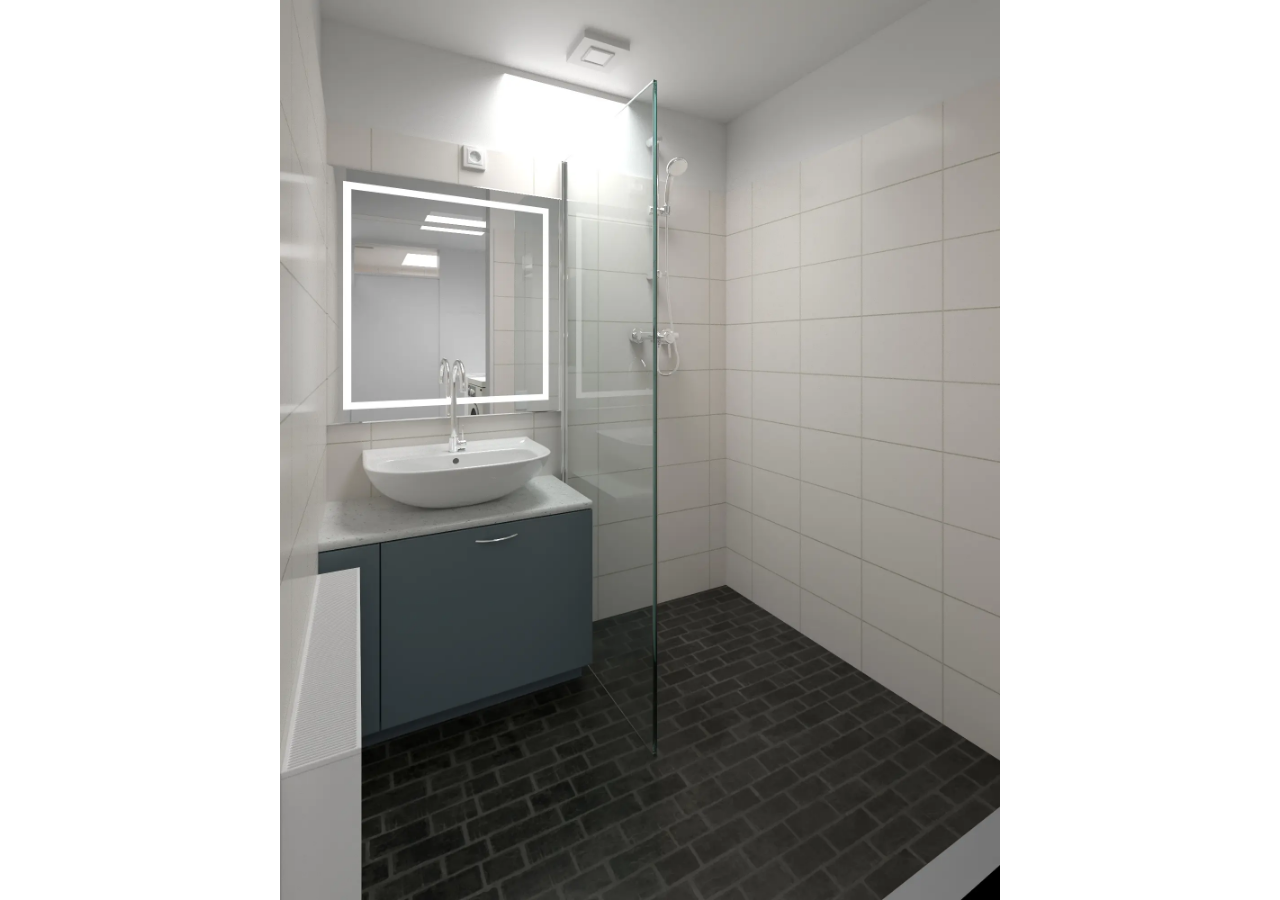
<file: portfolio/index.html>
<!DOCTYPE html>
<html lang="en">

<head>
	<title>Portfolio</title>
	<meta charset="UTF-8">
	<meta name="format-detection" content="telephone=no">
	<!-- <style>body{opacity: 0;}</style> -->
	<link rel="stylesheet" href="css/style.min.css?_v=20240901120555">
	<link rel="shortcut icon" href="favicon.ico">
	<!-- <meta name="robots" content="noindex, nofollow"> -->
	<meta name="viewport" content="width=device-width, initial-scale=1.0">
</head>

<body>
	<div class="wrapper">
		<header class="header">
			<div class="header__container">
			</div>
		</header>
		<main class="page">
			<div class="page__slider swiper">
				<div class="page__wrapper swiper-wrapper">
					<div class="page__slide swiper-slide slide">
						<img class="slide__one" src="img/1.webp" alt="">
					</div>
					<div class="page__slide swiper-slide slide">
						<img class="slide__one" src="img/2.webp" alt="">
					</div>
					<div class="page__slide swiper-slide slide">
						<img class="slide__one" src="img/3.webp" alt="">
					</div>
					<div class="page__slide swiper-slide slide">
						<img class="slide__one" src="img/4.webp" alt="">
					</div>
					<div class="page__slide swiper-slide slide">
						<img class="slide__one" src="img/5.webp" alt="">
					</div>
					<div class="page__slide swiper-slide slide">
						<img class="slide__one" src="img/6.webp" alt="">
					</div>
					<div class="page__slide swiper-slide slide">
						<img class="slide__one" src="img/7.webp" alt="">
					</div>
					<div class="page__slide swiper-slide slide">
						<img class="slide__one" src="img/8.webp" alt="">
					</div>
					<div class="page__slide swiper-slide slide">
						<img class="slide__one" src="img/9.webp" alt="">
					</div>
					<div class="page__slide swiper-slide slide">
						<img class="slide__one" src="img/10.webp" alt="">
					</div>
					<div class="page__slide swiper-slide slide">
						<img class="slide__one" src="img/11.webp" alt="">
					</div>
					<div class="page__slide swiper-slide slide">
						<img class="slide__one" src="img/12.webp" alt="">
					</div>
					<div class="page__slide swiper-slide slide">
						<img class="slide__one" src="img/13.webp" alt="">
					</div>
				</div>
			</div>
		</main>
		<footer class="footer">
			<div class="footer__container">
			</div>
		</footer>
	</div>
	<script src="js/app.min.js?_v=20240901120555"></script>
</body>

</html>
</file>
<file: chocolate/css/style.min.css>
@charset "UTF-8";@import url(https://fonts.googleapis.com/css?family=Montserrat:100,200,300,regular,500,600,700,800,900,100italic,200italic,300italic,italic,500italic,600italic,700italic,800italic,900italic&display=swap);@font-face{font-family:icons;font-display:swap;src:url(../fonts/icons.woff2) format("woff2"),url(../fonts/icons.woff) format("woff");font-weight:400;font-style:normal}[class*=_icon-]:before{font-family:icons;font-style:normal;font-weight:400;font-variant:normal;text-transform:none;line-height:1;-webkit-font-smoothing:antialiased;-moz-osx-font-smoothing:grayscale}[class*=_icon-]:before{display:block}._icon-s-close:before{content:"\e900"}._icon-s-instagram:before{content:"\e901"}._icon-s-play:before{content:"\e902"}._icon-s-scroll:before{content:"\e903"}._icon-s-twitter:before{content:"\e904"}*{padding:0;margin:0;border:0}*,::after,::before{-webkit-box-sizing:border-box;box-sizing:border-box}::after,::before{display:inline-block}body,html{height:100%;min-width:320px}body{color:#111;line-height:1;font-family:Montserrat;font-size:.875rem;-ms-text-size-adjust:100%;-moz-text-size-adjust:100%;-webkit-text-size-adjust:100%;-webkit-font-smoothing:antialiased;-moz-osx-font-smoothing:grayscale}button,input,textarea{font-family:Montserrat;font-size:inherit;line-height:inherit}button{cursor:pointer;color:inherit;background-color:transparent}a{display:inline-block;color:inherit;text-decoration:none}ul li{list-style:none}img{vertical-align:top}h1,h2,h3,h4,h5,h6{font-weight:inherit;font-size:inherit}.lock body{overflow:hidden;-ms-touch-action:none;touch-action:none;-ms-scroll-chaining:none;overscroll-behavior:none}.wrapper{min-height:100%;display:-webkit-box;display:-ms-flexbox;display:flex;-webkit-box-orient:vertical;-webkit-box-direction:normal;-ms-flex-direction:column;flex-direction:column;overflow:hidden}@supports (overflow:clip){.wrapper{overflow:clip}}.wrapper>main{-webkit-box-flex:1;-ms-flex:1 1 auto;flex:1 1 auto}.wrapper>*{min-width:0}[class*=__container]{max-width:72.875rem;margin:0 auto;padding:0 .9375rem}.icon-menu{display:none}body::after{content:"";background-color:rgba(0,0,0,.5);position:fixed;width:100%;height:100%;top:0;left:0;opacity:0;-webkit-transition:opacity .8s ease 0s;transition:opacity .8s ease 0s;pointer-events:none;z-index:149}.popup-show body::after{opacity:1}.popup{position:fixed;top:0;left:0;bottom:0;right:0;padding:30px 10px;-webkit-transition:visibility .8s ease 0s;transition:visibility .8s ease 0s;visibility:hidden;pointer-events:none}.popup_show{z-index:150;visibility:visible;overflow:auto;pointer-events:auto}.popup_show .popup__content{visibility:visible;-webkit-transform:scale(1);-ms-transform:scale(1);transform:scale(1)}.popup__wrapper{display:-webkit-box;display:-ms-flexbox;display:flex;-webkit-box-orient:vertical;-webkit-box-direction:normal;-ms-flex-direction:column;flex-direction:column;-webkit-box-align:center;-ms-flex-align:center;align-items:center;min-height:100%;-webkit-box-flex:1;-ms-flex:1 1 auto;flex:1 1 auto;width:100%;display:flex;-webkit-box-pack:center;-ms-flex-pack:center;justify-content:center;align-items:center}.popup__content{visibility:hidden;-webkit-transform:scale(0);-ms-transform:scale(0);transform:scale(0);-webkit-transition:-webkit-transform .3s ease 0s;transition:-webkit-transform .3s ease 0s;transition:transform .3s ease 0s;transition:transform .3s ease 0s,-webkit-transform .3s ease 0s;width:100%;height:100%}.lock .popup__content{visibility:visible}.popup__content.buy-popup{background-color:#fafafa;padding:48px;border-radius:15px;max-width:609px}.popup__close{position:absolute;content:"";right:30px;top:30px;font-size:35px;-webkit-transition:all .3s;transition:all .3s}.popup__close:hover{color:#fd9222}.buy-popup__title{font-size:24px;font-weight:600;line-height:28px;text-align:center;text-transform:uppercase;margin-bottom:32px}.buy-popup__title-orange{color:#fd9222}.buy-popup__items{display:-webkit-box;display:-ms-flexbox;display:flex;-webkit-box-pack:justify;-ms-flex-pack:justify;justify-content:space-between;margin-bottom:40px}.buy-popup__item{-webkit-box-flex:0;-ms-flex:0 0 10rem;flex:0 0 10rem;padding:20px 20px 18px 20px;border:1px solid rgba(17,17,17,.1);border-radius:15px;background:#fff;text-align:center;-webkit-transition:all .3s;transition:all .3s;cursor:pointer}.buy-popup__image{margin-bottom:14px}.buy-popup__weight{padding:8px 27px;border:1px solid rgba(17,17,17,.1);border-radius:100px;background:#fafafa;font-size:14px;font-weight:600;line-height:1.2;display:inline-block;-webkit-transition:all .3s;transition:all .3s}.buy-popup__form input,.buy-popup__form textarea{width:100%;border:1.5px solid rgba(17,17,17,.05);border-radius:13px;font-weight:400;line-height:1.2;margin-bottom:18px}.buy-popup__button{padding:.875rem 2.5rem;border-radius:6.25rem;-webkit-transition:all .3s;transition:all .3s;color:#fff;background:#fd9222;font-weight:600}.form__title{font-weight:600;line-height:1.28;color:#000;margin-bottom:8px}.form__personal{display:-webkit-box;display:-ms-flexbox;display:flex;-webkit-box-orient:horizontal;-webkit-box-direction:normal;-ms-flex-direction:row;flex-direction:row;gap:21px}.form__comment{min-height:163px}.popup__text{position:relative;padding-bottom:56.3679245283%}.popup__text iframe{position:absolute;width:100%;height:100%;top:0;left:0;-o-object-fit:cover;object-fit:cover}.video{max-width:56.25rem}.video__close{z-index:1;position:absolute;content:"";color:#fff;right:5px;top:5px;font-size:35px;-webkit-transition:all .3s;transition:all .3s}.video__close:hover{color:#fd9222}.review-popup{background-color:#fafafa;border-radius:15px;max-width:517px}.review-popup__title{font-size:23px;font-weight:600;line-height:1.16;max-width:18.75rem;margin-bottom:2.5rem}.review-popup__title-orange{color:#fd9222}.review-popup__button{padding:.875rem 2.5rem;border-radius:6.25rem;-webkit-transition:all .3s;transition:all .3s;color:#fff;background:#fd9222;font-weight:600}.form input,.form textarea{width:100%;border:1.5px solid rgba(17,17,17,.05);border-radius:13px;font-weight:400;line-height:1.2;margin-bottom:18px}.popup__close_subscribe{color:#fff}.subscribe-popup{overflow:hidden;border-radius:15px;max-width:538px}.subscribe-popup img{width:100%}.subscribe-popup__info{background-color:#fafafa}.subscribe-popup__title{font-size:23px;font-weight:600;line-height:1.16;max-width:18.75rem;margin-bottom:1.75rem;text-transform:uppercase}.subscribe-popup__title-orange{color:#fd9222}.subscribe-popup__form{display:-webkit-box;display:-ms-flexbox;display:flex;gap:.5rem;-webkit-box-align:center;-ms-flex-align:center;align-items:center;-ms-flex-wrap:wrap;flex-wrap:wrap}.subscribe-popup__email{-webkit-box-flex:1;-ms-flex:1 0 auto;flex:1 0 auto;padding:15px 24px;border:1.5px solid rgba(17,17,17,.05);border-radius:30px;font-size:18px;font-weight:400;line-height:1.2}.subscribe-popup__button{padding:1.0625rem 2.5rem;border-radius:6.25rem;-webkit-transition:all .3s;transition:all .3s;color:#fff;background:#fd9222;font-weight:600}[class*=-ibg]{position:relative}[class*=-ibg] img{position:absolute;width:100%;height:100%;top:0;left:0;-o-object-fit:cover;object-fit:cover}[class*=-ibg-contain] img{-o-object-fit:contain;object-fit:contain}.button{padding:.875rem 2.5rem;border-radius:6.25rem}.main__title{margin:0 auto;text-align:center;font-size:1.4375rem;font-weight:600;text-transform:uppercase;line-height:1.2}.header{position:fixed;width:100%;z-index:50;-webkit-transition:all .2s;transition:all .2s}.header._header-scroll{background:rgba(234,234,234,.9137254902)}.header__container{min-height:5rem}.header__menu{display:-webkit-box;display:-ms-flexbox;display:flex;-webkit-box-pack:justify;-ms-flex-pack:justify;justify-content:space-between;min-height:5rem;-webkit-box-align:center;-ms-flex-align:center;align-items:center;font-weight:500;line-height:1.14}.header__logo{z-index:5;padding-right:1.25rem}.menu__list{display:-webkit-box;display:-ms-flexbox;display:flex}.menu__link{-webkit-transition:all .3s;transition:all .3s}.social{z-index:5;display:-webkit-box;display:-ms-flexbox;display:flex}.social__link{font-size:24px;-webkit-transition:all .3s;transition:all .3s}.footer{background-color:#1e1823}.footer__container{color:#fff}.footer__box{padding:3.125rem 0;opacity:0;-webkit-transform:translate(0,50px);-ms-transform:translate(0,50px);transform:translate(0,50px);-webkit-transition:all .8s;transition:all .8s}.footer__box._watcher-view{opacity:1;-webkit-transform:translate(0,0);-ms-transform:translate(0,0);transform:translate(0,0)}.footer__content{display:-webkit-box;display:-ms-flexbox;display:flex;-webkit-box-pack:justify;-ms-flex-pack:justify;justify-content:space-between;-ms-flex-wrap:wrap;flex-wrap:wrap;row-gap:1.25rem}.footer__title{font-size:1.5rem;font-weight:500;line-height:1.2;max-width:18.75rem}.footer__title-orange{color:#fd9222}.footer__contacts{display:-webkit-box;display:-ms-flexbox;display:flex;gap:4.0625rem}.footer__menu{font-weight:500;line-height:1.14}.footer__menu::before{content:"";border:1px solid rgba(255,255,255,.1);width:100%;margin-bottom:1.4375rem}.contacts__items a{-webkit-transition:all .3s;transition:all .3s;display:block}.contacts__items a:not(:last-child){margin-bottom:.25rem}.contacts__link{display:-webkit-box;display:-ms-flexbox;display:flex;gap:1.25rem}.contacts__social{font-size:24px;-webkit-transition:all .3s;transition:all .3s}.contacs__title{margin-bottom:.875rem}.head{padding-top:5rem}.no-webp .head__container{background:url(../img/header/chocolate-bg.jpg) center/cover no-repeat}.head__container{border-radius:1.875rem;color:#fff}.head__contant{padding-left:1.5625rem;padding-right:2.5rem;padding-bottom:2.5rem}.head__title{font-weight:500;line-height:1.2;max-width:30.25rem;margin-bottom:2rem}.head__nav{display:-webkit-box;display:-ms-flexbox;display:flex}.head__button{-webkit-transition:all .3s;transition:all .3s;background:#fd9222;font-weight:600}.head__active{text-align:center;-webkit-transition:all .3s;transition:all .3s;border:1px #fff solid;font-weight:600}.promo{background:#1e1823;color:#fff}.promo__wrap{display:-webkit-box;display:-ms-flexbox;display:flex;padding-top:3.125rem;padding-bottom:3.125rem;-webkit-box-pack:justify;-ms-flex-pack:justify;justify-content:space-between;gap:2.25rem}.promo__box{position:relative;max-width:19.25rem}.promo__box img{border-radius:22.8125rem;border:.0625rem rgba(255,255,255,.5) solid;padding:.9375rem;margin-bottom:1.375rem}.promo__box:not(:last-child)::after{content:"";position:absolute;width:0;height:7.75rem;top:25%;left:105.8%;border:1px rgba(255,255,255,.5) solid}.promo__title{font-size:1.125rem;font-weight:600;margin-bottom:1.125rem;list-style:none}.promo__title::-webkit-details-marker,.promo__title::marker{display:none}._spoller-init .promo__title{position:relative;cursor:pointer;width:100%}._spoller-init .promo__title::after,._spoller-init .promo__title::before{content:"";position:absolute;left:0;top:10px;background-color:#fff;height:2px;width:15px;-webkit-transition:-webkit-transform .5s ease 0s;transition:-webkit-transform .5s ease 0s;transition:transform .5s ease 0s;transition:transform .5s ease 0s,-webkit-transform .5s ease 0s}._spoller-init .promo__title::before{-webkit-transform:translate(-75%,-50%) rotate(40deg);-ms-transform:translate(-75%,-50%) rotate(40deg);transform:translate(-75%,-50%) rotate(40deg)}._spoller-init .promo__title::after{-webkit-transform:translate(0,-50%) rotate(-40deg);-ms-transform:translate(0,-50%) rotate(-40deg);transform:translate(0,-50%) rotate(-40deg)}._spoller-init .promo__title._spoller-active::before{-webkit-transform:translateX(-75%) rotate(-40deg);-ms-transform:translateX(-75%) rotate(-40deg);transform:translateX(-75%) rotate(-40deg)}._spoller-init .promo__title._spoller-active::after{-webkit-transform:rotate(40deg);-ms-transform:rotate(40deg);transform:rotate(40deg)}.promo__about{color:rgba(255,255,255,.6980392157);font-weight:400;line-height:1.2;opacity:0;-webkit-transform:translate(0,50px);-ms-transform:translate(0,50px);transform:translate(0,50px);-webkit-transition:all .8s;transition:all .8s}.promo__about._watcher-view{opacity:1;-webkit-transform:translate(0,0);-ms-transform:translate(0,0);transform:translate(0,0)}.about__title{max-width:25.6875rem;margin-bottom:1.75rem}.about__subtitle{max-width:31.875rem;margin:0 auto;text-align:center;font-weight:400;line-height:1.3;margin-bottom:3.125rem;opacity:0;-webkit-transform:translate(0,50px);-ms-transform:translate(0,50px);transform:translate(0,50px);-webkit-transition:all .8s;transition:all .8s}.about__subtitle._watcher-view{opacity:1;-webkit-transform:translate(0,0);-ms-transform:translate(0,0);transform:translate(0,0)}.about__title-orange{color:#fd9222}.about__cards-about{display:-webkit-box;display:-ms-flexbox;display:flex;-webkit-box-pack:justify;-ms-flex-pack:justify;justify-content:space-between;gap:.625rem;-ms-flex-wrap:wrap;flex-wrap:wrap;margin:0 auto}.cards-about__wrap{position:relative;overflow:hidden}.cards-about__wrap:hover .recipe{top:0;opacity:1;visibility:visible}.cards-about__card{display:-webkit-box;display:-ms-flexbox;display:flex;-webkit-box-orient:vertical;-webkit-box-direction:normal;-ms-flex-direction:column;flex-direction:column;gap:2.25rem;min-width:16.875rem;height:16.875rem;padding:1.75rem 1.75rem 1.75rem 1.75rem;border-radius:.9375rem}.cards-about__recipe{min-width:16.875rem;height:16.875rem;position:absolute;top:100%;left:0;opacity:0;visibility:hidden;background-color:#fff;-webkit-transition:all .8s ease 50ms;transition:all .8s ease 50ms;padding:1.25rem;min-height:16.875rem;border:1px #fd9222 solid;border-radius:.9375rem}.card__chocolate{background:#fd9222;color:#fff}.card__image{-ms-flex-item-align:center;-ms-grid-row-align:center;align-self:center}.card__name{text-transform:uppercase;font-weight:600;line-height:1.3}.card__milk{border:1px #fd9222 solid}.card__nuts{background:#1e1823;color:#fff}.card__semi{border:1px #fd9222 solid}.recipe__product{text-transform:uppercase;font-size:1.125rem;font-weight:600;line-height:1.2;margin-bottom:.5rem}.recipe__nav{display:-webkit-box;display:-ms-flexbox;display:flex;gap:.375rem;margin-bottom:.875rem}.recipe__button{padding:.375rem 1rem;-webkit-transition:all .3s;transition:all .3s;color:#fff;background:#fd9222;border-radius:6.25rem}.recipe__active{padding:.375rem 1rem;-webkit-transition:all .3s;transition:all .3s;border:1px #fd9222 solid;border-radius:6.25rem}.recipe__text{line-height:1.28;font-weight:400;max-height:8.75rem;overflow:auto}.made__title{margin-bottom:3.125rem}.made__wrap{display:-webkit-box;display:-ms-flexbox;display:flex;-webkit-box-align:center;-ms-flex-align:center;align-items:center}.made__link{position:relative;overflow:hidden;border-radius:15px}.made__link img{width:100%;-webkit-transition:all .5s;transition:all .5s}.made__play{position:absolute;top:44.5%;left:46.3%;color:#fff;font-size:2.75rem;-webkit-transition:all .3s;transition:all .3s;z-index:2}.made__info-made{max-width:28.25rem;opacity:0;-webkit-transform:translate(0,50px);-ms-transform:translate(0,50px);transform:translate(0,50px);-webkit-transition:all .8s;transition:all .8s}.made__info-made._watcher-view{opacity:1;-webkit-transform:translate(0,0);-ms-transform:translate(0,0);transform:translate(0,0)}.info-made__title{font-weight:600;font-size:1.125rem;line-height:1.3;max-width:21.875rem;margin-bottom:1.75rem}.info-made__item{position:relative;font-weight:400;line-height:1.28}.info-made__item::before{content:"";position:absolute;width:.5rem;height:.5rem;left:-1.25rem;top:.3125rem;background:#4c4c4c;border-radius:100%}.products__title{margin-bottom:3.125rem}.products__wrapper{margin-bottom:2rem;display:-webkit-box;display:-ms-flexbox;display:flex}.products__slide{-webkit-box-flex:1;-ms-flex:1 0 auto;flex:1 0 auto;padding:2rem 1.25rem;border:1px solid rgba(17,17,17,.1);border-radius:15px;text-align:center}.products__bullets{display:-webkit-box;display:-ms-flexbox;display:flex;-ms-flex-wrap:wrap;flex-wrap:wrap;-webkit-box-pack:center;-ms-flex-pack:center;justify-content:center;-webkit-box-align:center;-ms-flex-align:center;align-items:center;-webkit-column-gap:.8125rem;-moz-column-gap:.8125rem;column-gap:.8125rem;row-gap:.1875rem}.products__bullets .swiper-pagination-bullet{-webkit-transition:all .3s;transition:all .3s;-webkit-box-flex:0;-ms-flex:0 0 .8125rem;flex:0 0 .8125rem;height:.8125rem;border-radius:.625rem;background-color:rgba(17,17,17,.1);cursor:pointer}.products__bullets .swiper-pagination-bullet-active{background-color:#fd9222;-webkit-box-flex:0;-ms-flex:0 0 1.75rem;flex:0 0 1.75rem}.item-product__unit{overflow:hidden}.item-product__image{margin-bottom:.5rem;-webkit-transition:-webkit-transform .3s;transition:-webkit-transform .3s;transition:transform .3s;transition:transform .3s,-webkit-transform .3s;max-width:100%}.item-product__title{text-transform:uppercase;font-size:1.125rem;font-weight:600;line-height:1.3;margin-bottom:.125rem}.item-product__subtitle{color:rgba(17,17,17,.7);font-size:.75rem;font-weight:400;line-height:1.16;margin-bottom:1.125rem}.item-product__price{display:inline-block;font-weight:600;line-height:1.2;padding:.5rem 1.25rem;border:1px solid rgba(17,17,17,.1);border-radius:100px;background:#fafafa;-webkit-transition:all .3s;transition:all .3s}.buy__title{margin-bottom:3.125rem}.buy__gallery{display:-webkit-box;display:-ms-flexbox;display:flex;gap:1rem;margin-bottom:2rem}.buy__gallery img{max-width:100%}.buy__image{overflow:hidden;border-radius:.9375rem}.buy__info{display:-webkit-box;display:-ms-flexbox;display:flex;-webkit-box-pack:justify;-ms-flex-pack:justify;justify-content:space-between;-webkit-box-align:center;-ms-flex-align:center;align-items:center}.buy__text{font-weight:400;line-height:1.28;max-width:25.4375rem;opacity:0;-webkit-transform:translate(0,50px);-ms-transform:translate(0,50px);transform:translate(0,50px);-webkit-transition:all .8s;transition:all .8s}.buy__text._watcher-view{opacity:1;-webkit-transform:translate(0,0);-ms-transform:translate(0,0);transform:translate(0,0)}.buy__button{-webkit-transition:all .3s;transition:all .3s;color:#fff;background:#fd9222;font-size:18px;font-weight:600}.review__container{text-align:center}.review__title{margin-bottom:5.625rem}.review__swiper{margin-bottom:1.9375rem}.review__wrapper{display:-webkit-box;display:-ms-flexbox;display:flex}.review__slide{-webkit-box-flex:1;-ms-flex:1 0 auto;flex:1 0 auto}.review__item{padding:3.5rem 1.5rem 1.5rem 1.5rem;border:1px solid rgba(17,17,17,.1);-webkit-box-shadow:0 9.05px 26.57px 0 rgba(215,228,249,.25);box-shadow:0 9.05px 26.57px 0 rgba(215,228,249,.25);border-radius:15px;position:relative;height:200px;-webkit-transition:all .3s;transition:all .3s}.review__bullets{display:-webkit-box;display:-ms-flexbox;display:flex;-ms-flex-wrap:wrap;flex-wrap:wrap;-webkit-box-pack:center;-ms-flex-pack:center;justify-content:center;-webkit-box-align:center;-ms-flex-align:center;align-items:center;-webkit-column-gap:.8125rem;-moz-column-gap:.8125rem;column-gap:.8125rem;row-gap:.1875rem;margin-bottom:3.125rem}.review__bullets .swiper-pagination-bullet{-webkit-transition:all .3s;transition:all .3s;-webkit-box-flex:0;-ms-flex:0 0 .8125rem;flex:0 0 .8125rem;height:.8125rem;border-radius:.625rem;background-color:rgba(17,17,17,.1);cursor:pointer}.review__bullets .swiper-pagination-bullet-active{background-color:#fd9222;-webkit-box-flex:0;-ms-flex:0 0 1.75rem;flex:0 0 1.75rem}.review__button{border:1px solid #fd9222;border-radius:100px;font-size:18px;font-weight:600;-webkit-transition:all .3s;transition:all .3s}.item-review__image{border-radius:100%;position:absolute;top:-2.5rem;left:38.8%}.item-review__title{font-size:18px;font-weight:600;line-height:1.3;margin-bottom:1.5rem}.item-review__subtitle{color:rgba(17,17,17,.7);font-size:14px;font-weight:400;line-height:1.28;max-width:19.5rem;opacity:0;-webkit-transform:translate(0,50px);-ms-transform:translate(0,50px);transform:translate(0,50px);-webkit-transition:all .8s;transition:all .8s}.item-review__subtitle._watcher-view{opacity:1;-webkit-transform:translate(0,0);-ms-transform:translate(0,0);transform:translate(0,0)}.no-webp .subscribe__box{background:url(../img/page/Subcribe.jpeg) 0 0/cover no-repeat}.subscribe__container{text-align:center;color:#fff}.subscribe__title{font-weight:600;line-height:1.16;text-transform:uppercase;margin:0 auto 1.5rem;max-width:23.625rem}.subscribe__text{max-width:29.1875rem;font-weight:400;line-height:1.28;margin:0 auto 1.5rem;opacity:0;-webkit-transform:translate(0,50px);-ms-transform:translate(0,50px);transform:translate(0,50px);-webkit-transition:all .8s;transition:all .8s}.subscribe__text._watcher-view{opacity:1;-webkit-transform:translate(0,0);-ms-transform:translate(0,0);transform:translate(0,0)}.subscribe__button{font-size:1.125rem;font-weight:600;line-height:1.2;-webkit-transition:all .3s;transition:all .3s;color:#fff;background:#fd9222}@media (min-width:72.875em){.popup__content.buy-popup{padding:3rem}.buy-popup__form input,.buy-popup__form textarea{padding-top:1.375rem}.buy-popup__form input,.buy-popup__form textarea{padding-bottom:1.375rem}.buy-popup__form input,.buy-popup__form textarea{padding-left:1.5rem}.buy-popup__form input,.buy-popup__form textarea{padding-right:1.375rem}.buy-popup__form input,.buy-popup__form textarea{font-size:1.125rem}.review-popup{padding:2.5rem}.form input,.form textarea{padding-top:1.375rem}.form input,.form textarea{padding-bottom:1.375rem}.form input,.form textarea{padding-left:1.5rem}.form input,.form textarea{padding-right:1.375rem}.form input,.form textarea{font-size:1.125rem}.subscribe-popup__info{padding:2.5rem}.header__menu{font-size:.875rem}.menu__list{-webkit-column-gap:1.5rem;-moz-column-gap:1.5rem;column-gap:1.5rem}.social{gap:1.125rem}.footer__menu{padding-top:3.875rem}.head{margin-bottom:4.5rem}.head__contant{padding-top:23.8125rem}.head__title{font-size:1.6875rem}.head__nav{gap:.875rem}.promo{margin-bottom:4rem}.about{padding-top:4rem}.about{margin-bottom:4rem}.made{padding-top:4rem}.made{margin-bottom:4rem}.made__wrap{gap:3.25rem}.info-made__item:not(:last-child){margin-bottom:1.5rem}.products{padding-top:4rem}.products{margin-bottom:4rem}.buy{padding-top:4rem}.buy{margin-bottom:4rem}.review{padding-top:4rem}.review{margin-bottom:4rem}.subscribe{padding-top:4rem}.subscribe__container{padding-top:4.5rem}.subscribe__container{padding-bottom:4.5rem}.subscribe__title{font-size:1.5rem}}@media (max-width:20em){.popup__content.buy-popup{padding:1.25rem}.buy-popup__form input,.buy-popup__form textarea{padding-top:.75rem}.buy-popup__form input,.buy-popup__form textarea{padding-bottom:.75rem}.buy-popup__form input,.buy-popup__form textarea{padding-left:.875rem}.buy-popup__form input,.buy-popup__form textarea{padding-right:.875rem}.buy-popup__form input,.buy-popup__form textarea{font-size:.875rem}.review-popup{padding:1.25rem}.form input,.form textarea{padding-top:.75rem}.form input,.form textarea{padding-bottom:.75rem}.form input,.form textarea{padding-left:.875rem}.form input,.form textarea{padding-right:.875rem}.form input,.form textarea{font-size:.875rem}.subscribe-popup__info{padding:1.25rem}.header__menu{font-size:.5rem}.menu__list{-webkit-column-gap:.625rem;-moz-column-gap:.625rem;column-gap:.625rem}.social{gap:.625rem}.footer__menu{padding-top:1.25rem}.head{margin-bottom:2.5rem}.head__contant{padding-top:6.25rem}.head__title{font-size:1.0625rem}.head__nav{gap:.625rem}.promo{margin-bottom:1.25rem}.about{padding-top:1.25rem}.about{margin-bottom:1.25rem}.made{padding-top:1.25rem}.made{margin-bottom:1.25rem}.made__wrap{gap:1.875rem}.info-made__item:not(:last-child){margin-bottom:.625rem}.products{padding-top:1.25rem}.products{margin-bottom:1.25rem}.buy{padding-top:1.25rem}.buy{margin-bottom:1.25rem}.review{padding-top:1.25rem}.review{margin-bottom:1.25rem}.subscribe{padding-top:1.25rem}.subscribe__container{padding-top:.9375rem}.subscribe__container{padding-bottom:.9375rem}.subscribe__title{font-size:1.125rem}}@media (max-width:72.875rem){.head__container{border-radius:0}}@media (max-width:71.25rem){.about__cards-about{-webkit-box-pack:center;-ms-flex-pack:center;justify-content:center;gap:1.1875rem;max-width:50rem}.cards-about__wrap{-webkit-box-flex:1;-ms-flex:1 0 auto;flex:1 0 auto}}@media (max-width:50rem){.promo__wrap{-ms-flex-wrap:wrap;flex-wrap:wrap;text-align:center;-webkit-box-pack:center;-ms-flex-pack:center;justify-content:center}.promo__box:not(:last-child)::after{display:none}}@media (max-width:47.99875em){.menu__body{padding:6.25rem .9375rem 1.875rem .9375rem;position:fixed;width:100%;height:100%;right:-100%;top:0;background:rgba(234,234,234,.9137254902);overflow:auto;-webkit-transition:right .3s;transition:right .3s}.menu__body::before{content:"";position:fixed;width:100%;height:4.375rem;right:-100%;background:rgba(234,234,234,.9137254902);top:0;-webkit-transition:left .3s;transition:left .3s;z-index:2}.menu-open .menu__body{right:0}.menu-open .menu__body::before{right:0}.icon-menu{display:block;position:relative;width:1.875rem;height:1.125rem;z-index:5}.icon-menu span,.icon-menu::after,.icon-menu::before{content:"";-webkit-transition:all .3s ease 0s;transition:all .3s ease 0s;right:0;position:absolute;width:100%;height:.125rem;background-color:#000}.icon-menu::before{top:0}.icon-menu::after{bottom:0}.icon-menu span{top:calc(50% - .0625rem)}.menu-open .icon-menu span{width:0}.menu-open .icon-menu::before{top:calc(50% - .0625rem);-webkit-transform:rotate(-45deg);-ms-transform:rotate(-45deg);transform:rotate(-45deg)}.menu-open .icon-menu::after{bottom:calc(50% - .0625rem);-webkit-transform:rotate(45deg);-ms-transform:rotate(45deg);transform:rotate(45deg)}.menu__list{color:#1e1823;-webkit-box-orient:vertical;-webkit-box-direction:normal;-ms-flex-direction:column;flex-direction:column;-webkit-box-align:center;-ms-flex-align:center;align-items:center;font-size:1.5rem;font-weight:600;row-gap:1.875rem}.footer__menu{display:none}.made__wrap{-webkit-box-orient:vertical;-webkit-box-direction:normal;-ms-flex-direction:column;flex-direction:column}.made__info-made{padding-left:.9375rem}.buy__gallery{display:none}}@media (max-width:47.99875em) and (any-hover:none){.icon-menu{cursor:default}}@media (max-width:42.5625rem){.promo__wrap{-webkit-box-orient:vertical;-webkit-box-direction:normal;-ms-flex-direction:column;flex-direction:column;-webkit-box-align:center;-ms-flex-align:center;align-items:center}.promo__title{min-width:19.25rem;cursor:pointer}}@media (max-width:39.4375rem){.footer__content{-webkit-box-pack:center;-ms-flex-pack:center;justify-content:center;text-align:center}.footer__contacts{-webkit-box-flex:1;-ms-flex:1 0 auto;flex:1 0 auto;-webkit-box-pack:justify;-ms-flex-pack:justify;justify-content:space-between}}@media (max-width:38.75rem){.buy__info{-webkit-box-orient:vertical;-webkit-box-direction:normal;-ms-flex-direction:column;flex-direction:column;row-gap:.9375rem}}@media (max-width:36.25rem){.buy-popup__item{padding:0;border:0;-webkit-box-flex:0;-ms-flex:0 0 auto;flex:0 0 auto}.buy-popup__image{display:none}}@media (max-width:36.75rem){.about__cards-about{max-width:25rem}}@media (max-width:29.99875em){.header__logo img{width:100%}.buy__button{width:90%}.review__button{width:90%}.subscribe__button{width:90%}}@media (max-width:28.0625rem){.head__nav{-webkit-box-orient:vertical;-webkit-box-direction:normal;-ms-flex-direction:column;flex-direction:column}}@media (max-width:27.5rem){.review-popup__title{max-width:15.625rem}}@media (max-width:22.5rem){.buy-popup__weight{padding:5px 15px}}@media (min-width:20em) and (max-width:72.875em){@supports (padding:clamp(1.25rem ,0.5880614657rem + 3.3096926714vw ,3rem)){.popup__content.buy-popup{padding:clamp(1.25rem ,.5880614657rem + 3.3096926714vw ,3rem)}}@supports not (padding:clamp(1.25rem ,0.5880614657rem + 3.3096926714vw ,3rem)){.popup__content.buy-popup{padding:calc(1.25rem + 1.75 * (100vw - 20rem)/ 52.875)}}@supports (padding-top:clamp(0.75rem ,0.5135933806rem + 1.1820330969vw ,1.375rem)){.buy-popup__form input,.buy-popup__form textarea{padding-top:clamp(.75rem ,.5135933806rem + 1.1820330969vw ,1.375rem)}}@supports not (padding-top:clamp(0.75rem ,0.5135933806rem + 1.1820330969vw ,1.375rem)){.buy-popup__form input,.buy-popup__form textarea{padding-top:calc(.75rem + .625 * (100vw - 20rem)/ 52.875)}}@supports (padding-bottom:clamp(0.75rem ,0.5135933806rem + 1.1820330969vw ,1.375rem)){.buy-popup__form input,.buy-popup__form textarea{padding-bottom:clamp(.75rem ,.5135933806rem + 1.1820330969vw ,1.375rem)}}@supports not (padding-bottom:clamp(0.75rem ,0.5135933806rem + 1.1820330969vw ,1.375rem)){.buy-popup__form input,.buy-popup__form textarea{padding-bottom:calc(.75rem + .625 * (100vw - 20rem)/ 52.875)}}@supports (padding-left:clamp(0.875rem ,0.6385933806rem + 1.1820330969vw ,1.5rem)){.buy-popup__form input,.buy-popup__form textarea{padding-left:clamp(.875rem ,.6385933806rem + 1.1820330969vw ,1.5rem)}}@supports not (padding-left:clamp(0.875rem ,0.6385933806rem + 1.1820330969vw ,1.5rem)){.buy-popup__form input,.buy-popup__form textarea{padding-left:calc(.875rem + .625 * (100vw - 20rem)/ 52.875)}}@supports (padding-right:clamp(0.875rem ,0.6858747045rem + 0.9456264775vw ,1.375rem)){.buy-popup__form input,.buy-popup__form textarea{padding-right:clamp(.875rem ,.6858747045rem + .9456264775vw ,1.375rem)}}@supports not (padding-right:clamp(0.875rem ,0.6858747045rem + 0.9456264775vw ,1.375rem)){.buy-popup__form input,.buy-popup__form textarea{padding-right:calc(.875rem + .5 * (100vw - 20rem)/ 52.875)}}@supports (font-size:clamp(0.875rem ,0.7804373522rem + 0.4728132388vw ,1.125rem)){.buy-popup__form input,.buy-popup__form textarea{font-size:clamp(.875rem ,.7804373522rem + .4728132388vw ,1.125rem)}}@supports not (font-size:clamp(0.875rem ,0.7804373522rem + 0.4728132388vw ,1.125rem)){.buy-popup__form input,.buy-popup__form textarea{font-size:calc(.875rem + .25 * (100vw - 20rem)/ 52.875)}}@supports (padding:clamp(1.25rem ,0.7771867612rem + 2.3640661939vw ,2.5rem)){.review-popup{padding:clamp(1.25rem ,.7771867612rem + 2.3640661939vw ,2.5rem)}}@supports not (padding:clamp(1.25rem ,0.7771867612rem + 2.3640661939vw ,2.5rem)){.review-popup{padding:calc(1.25rem + 1.25 * (100vw - 20rem)/ 52.875)}}@supports (padding-top:clamp(0.75rem ,0.5135933806rem + 1.1820330969vw ,1.375rem)){.form input,.form textarea{padding-top:clamp(.75rem ,.5135933806rem + 1.1820330969vw ,1.375rem)}}@supports not (padding-top:clamp(0.75rem ,0.5135933806rem + 1.1820330969vw ,1.375rem)){.form input,.form textarea{padding-top:calc(.75rem + .625 * (100vw - 20rem)/ 52.875)}}@supports (padding-bottom:clamp(0.75rem ,0.5135933806rem + 1.1820330969vw ,1.375rem)){.form input,.form textarea{padding-bottom:clamp(.75rem ,.5135933806rem + 1.1820330969vw ,1.375rem)}}@supports not (padding-bottom:clamp(0.75rem ,0.5135933806rem + 1.1820330969vw ,1.375rem)){.form input,.form textarea{padding-bottom:calc(.75rem + .625 * (100vw - 20rem)/ 52.875)}}@supports (padding-left:clamp(0.875rem ,0.6385933806rem + 1.1820330969vw ,1.5rem)){.form input,.form textarea{padding-left:clamp(.875rem ,.6385933806rem + 1.1820330969vw ,1.5rem)}}@supports not (padding-left:clamp(0.875rem ,0.6385933806rem + 1.1820330969vw ,1.5rem)){.form input,.form textarea{padding-left:calc(.875rem + .625 * (100vw - 20rem)/ 52.875)}}@supports (padding-right:clamp(0.875rem ,0.6858747045rem + 0.9456264775vw ,1.375rem)){.form input,.form textarea{padding-right:clamp(.875rem ,.6858747045rem + .9456264775vw ,1.375rem)}}@supports not (padding-right:clamp(0.875rem ,0.6858747045rem + 0.9456264775vw ,1.375rem)){.form input,.form textarea{padding-right:calc(.875rem + .5 * (100vw - 20rem)/ 52.875)}}@supports (font-size:clamp(0.875rem ,0.7804373522rem + 0.4728132388vw ,1.125rem)){.form input,.form textarea{font-size:clamp(.875rem ,.7804373522rem + .4728132388vw ,1.125rem)}}@supports not (font-size:clamp(0.875rem ,0.7804373522rem + 0.4728132388vw ,1.125rem)){.form input,.form textarea{font-size:calc(.875rem + .25 * (100vw - 20rem)/ 52.875)}}@supports (padding:clamp(1.25rem ,0.7771867612rem + 2.3640661939vw ,2.5rem)){.subscribe-popup__info{padding:clamp(1.25rem ,.7771867612rem + 2.3640661939vw ,2.5rem)}}@supports not (padding:clamp(1.25rem ,0.7771867612rem + 2.3640661939vw ,2.5rem)){.subscribe-popup__info{padding:calc(1.25rem + 1.25 * (100vw - 20rem)/ 52.875)}}@supports (font-size:clamp(0.5rem ,0.3581560284rem + 0.7092198582vw ,0.875rem)){.header__menu{font-size:clamp(.5rem ,.3581560284rem + .7092198582vw ,.875rem)}}@supports not (font-size:clamp(0.5rem ,0.3581560284rem + 0.7092198582vw ,0.875rem)){.header__menu{font-size:calc(.5rem + .375 * (100vw - 20rem)/ 52.875)}}@supports ((-moz-column-gap:clamp(0.625rem ,0.2940307329rem + 1.6548463357vw ,1.5rem)) or (column-gap:clamp(0.625rem ,0.2940307329rem + 1.6548463357vw ,1.5rem))){.menu__list{-webkit-column-gap:clamp(.625rem ,.2940307329rem + 1.6548463357vw ,1.5rem);-moz-column-gap:clamp(.625rem ,.2940307329rem + 1.6548463357vw ,1.5rem);column-gap:clamp(.625rem ,.2940307329rem + 1.6548463357vw ,1.5rem)}}@supports not ((-moz-column-gap:clamp(0.625rem ,0.2940307329rem + 1.6548463357vw ,1.5rem)) or (column-gap:clamp(0.625rem ,0.2940307329rem + 1.6548463357vw ,1.5rem))){.menu__list{-webkit-column-gap:calc(.625rem + .875 * (100vw - 20rem)/ 52.875);-moz-column-gap:calc(.625rem + .875 * (100vw - 20rem)/ 52.875);column-gap:calc(.625rem + .875 * (100vw - 20rem)/ 52.875)}}@supports (gap:clamp(0.625rem ,0.4358747045rem + 0.9456264775vw ,1.125rem)){.social{gap:clamp(.625rem ,.4358747045rem + .9456264775vw ,1.125rem)}}@supports not (gap:clamp(0.625rem ,0.4358747045rem + 0.9456264775vw ,1.125rem)){.social{gap:calc(.625rem + .5 * (100vw - 20rem)/ 52.875)}}@supports (padding-top:clamp(1.25rem ,0.2570921986rem + 4.9645390071vw ,3.875rem)){.footer__menu{padding-top:clamp(1.25rem ,.2570921986rem + 4.9645390071vw ,3.875rem)}}@supports not (padding-top:clamp(1.25rem ,0.2570921986rem + 4.9645390071vw ,3.875rem)){.footer__menu{padding-top:calc(1.25rem + 2.625 * (100vw - 20rem)/ 52.875)}}@supports (margin-bottom:clamp(2.5rem ,1.743498818rem + 3.7825059102vw ,4.5rem)){.head{margin-bottom:clamp(2.5rem ,1.743498818rem + 3.7825059102vw ,4.5rem)}}@supports not (margin-bottom:clamp(2.5rem ,1.743498818rem + 3.7825059102vw ,4.5rem)){.head{margin-bottom:calc(2.5rem + 2 * (100vw - 20rem)/ 52.875)}}@supports (padding-top:clamp(6.25rem ,-0.3930260047rem + 33.2151300236vw ,23.8125rem)){.head__contant{padding-top:clamp(6.25rem ,-.3930260047rem + 33.2151300236vw ,23.8125rem)}}@supports not (padding-top:clamp(6.25rem ,-0.3930260047rem + 33.2151300236vw ,23.8125rem)){.head__contant{padding-top:calc(6.25rem + 17.5625 * (100vw - 20rem)/ 52.875)}}@supports (font-size:clamp(1.0625rem ,0.8260933806rem + 1.1820330969vw ,1.6875rem)){.head__title{font-size:clamp(1.0625rem ,.8260933806rem + 1.1820330969vw ,1.6875rem)}}@supports not (font-size:clamp(1.0625rem ,0.8260933806rem + 1.1820330969vw ,1.6875rem)){.head__title{font-size:calc(1.0625rem + .625 * (100vw - 20rem)/ 52.875)}}@supports (gap:clamp(0.625rem ,0.5304373522rem + 0.4728132388vw ,0.875rem)){.head__nav{gap:clamp(.625rem ,.5304373522rem + .4728132388vw ,.875rem)}}@supports not (gap:clamp(0.625rem ,0.5304373522rem + 0.4728132388vw ,0.875rem)){.head__nav{gap:calc(.625rem + .25 * (100vw - 20rem)/ 52.875)}}@supports (margin-bottom:clamp(1.25rem ,0.2098108747rem + 5.2009456265vw ,4rem)){.promo{margin-bottom:clamp(1.25rem ,.2098108747rem + 5.2009456265vw ,4rem)}}@supports not (margin-bottom:clamp(1.25rem ,0.2098108747rem + 5.2009456265vw ,4rem)){.promo{margin-bottom:calc(1.25rem + 2.75 * (100vw - 20rem)/ 52.875)}}@supports (padding-top:clamp(1.25rem ,0.2098108747rem + 5.2009456265vw ,4rem)){.about{padding-top:clamp(1.25rem ,.2098108747rem + 5.2009456265vw ,4rem)}}@supports not (padding-top:clamp(1.25rem ,0.2098108747rem + 5.2009456265vw ,4rem)){.about{padding-top:calc(1.25rem + 2.75 * (100vw - 20rem)/ 52.875)}}@supports (margin-bottom:clamp(1.25rem ,0.2098108747rem + 5.2009456265vw ,4rem)){.about{margin-bottom:clamp(1.25rem ,.2098108747rem + 5.2009456265vw ,4rem)}}@supports not (margin-bottom:clamp(1.25rem ,0.2098108747rem + 5.2009456265vw ,4rem)){.about{margin-bottom:calc(1.25rem + 2.75 * (100vw - 20rem)/ 52.875)}}@supports (padding-top:clamp(1.25rem ,0.2098108747rem + 5.2009456265vw ,4rem)){.made{padding-top:clamp(1.25rem ,.2098108747rem + 5.2009456265vw ,4rem)}}@supports not (padding-top:clamp(1.25rem ,0.2098108747rem + 5.2009456265vw ,4rem)){.made{padding-top:calc(1.25rem + 2.75 * (100vw - 20rem)/ 52.875)}}@supports (margin-bottom:clamp(1.25rem ,0.2098108747rem + 5.2009456265vw ,4rem)){.made{margin-bottom:clamp(1.25rem ,.2098108747rem + 5.2009456265vw ,4rem)}}@supports not (margin-bottom:clamp(1.25rem ,0.2098108747rem + 5.2009456265vw ,4rem)){.made{margin-bottom:calc(1.25rem + 2.75 * (100vw - 20rem)/ 52.875)}}@supports (gap:clamp(1.875rem ,1.3549054374rem + 2.6004728132vw ,3.25rem)){.made__wrap{gap:clamp(1.875rem ,1.3549054374rem + 2.6004728132vw ,3.25rem)}}@supports not (gap:clamp(1.875rem ,1.3549054374rem + 2.6004728132vw ,3.25rem)){.made__wrap{gap:calc(1.875rem + 1.375 * (100vw - 20rem)/ 52.875)}}@supports (margin-bottom:clamp(0.625rem ,0.2940307329rem + 1.6548463357vw ,1.5rem)){.info-made__item:not(:last-child){margin-bottom:clamp(.625rem ,.2940307329rem + 1.6548463357vw ,1.5rem)}}@supports not (margin-bottom:clamp(0.625rem ,0.2940307329rem + 1.6548463357vw ,1.5rem)){.info-made__item:not(:last-child){margin-bottom:calc(.625rem + .875 * (100vw - 20rem)/ 52.875)}}@supports (padding-top:clamp(1.25rem ,0.2098108747rem + 5.2009456265vw ,4rem)){.products{padding-top:clamp(1.25rem ,.2098108747rem + 5.2009456265vw ,4rem)}}@supports not (padding-top:clamp(1.25rem ,0.2098108747rem + 5.2009456265vw ,4rem)){.products{padding-top:calc(1.25rem + 2.75 * (100vw - 20rem)/ 52.875)}}@supports (margin-bottom:clamp(1.25rem ,0.2098108747rem + 5.2009456265vw ,4rem)){.products{margin-bottom:clamp(1.25rem ,.2098108747rem + 5.2009456265vw ,4rem)}}@supports not (margin-bottom:clamp(1.25rem ,0.2098108747rem + 5.2009456265vw ,4rem)){.products{margin-bottom:calc(1.25rem + 2.75 * (100vw - 20rem)/ 52.875)}}@supports (padding-top:clamp(1.25rem ,0.2098108747rem + 5.2009456265vw ,4rem)){.buy{padding-top:clamp(1.25rem ,.2098108747rem + 5.2009456265vw ,4rem)}}@supports not (padding-top:clamp(1.25rem ,0.2098108747rem + 5.2009456265vw ,4rem)){.buy{padding-top:calc(1.25rem + 2.75 * (100vw - 20rem)/ 52.875)}}@supports (margin-bottom:clamp(1.25rem ,0.2098108747rem + 5.2009456265vw ,4rem)){.buy{margin-bottom:clamp(1.25rem ,.2098108747rem + 5.2009456265vw ,4rem)}}@supports not (margin-bottom:clamp(1.25rem ,0.2098108747rem + 5.2009456265vw ,4rem)){.buy{margin-bottom:calc(1.25rem + 2.75 * (100vw - 20rem)/ 52.875)}}@supports (padding-top:clamp(1.25rem ,0.2098108747rem + 5.2009456265vw ,4rem)){.review{padding-top:clamp(1.25rem ,.2098108747rem + 5.2009456265vw ,4rem)}}@supports not (padding-top:clamp(1.25rem ,0.2098108747rem + 5.2009456265vw ,4rem)){.review{padding-top:calc(1.25rem + 2.75 * (100vw - 20rem)/ 52.875)}}@supports (margin-bottom:clamp(1.25rem ,0.2098108747rem + 5.2009456265vw ,4rem)){.review{margin-bottom:clamp(1.25rem ,.2098108747rem + 5.2009456265vw ,4rem)}}@supports not (margin-bottom:clamp(1.25rem ,0.2098108747rem + 5.2009456265vw ,4rem)){.review{margin-bottom:calc(1.25rem + 2.75 * (100vw - 20rem)/ 52.875)}}@supports (padding-top:clamp(1.25rem ,0.2098108747rem + 5.2009456265vw ,4rem)){.subscribe{padding-top:clamp(1.25rem ,.2098108747rem + 5.2009456265vw ,4rem)}}@supports not (padding-top:clamp(1.25rem ,0.2098108747rem + 5.2009456265vw ,4rem)){.subscribe{padding-top:calc(1.25rem + 2.75 * (100vw - 20rem)/ 52.875)}}@supports (padding-top:clamp(0.9375rem ,-0.4100177305rem + 6.7375886525vw ,4.5rem)){.subscribe__container{padding-top:clamp(.9375rem ,-.4100177305rem + 6.7375886525vw ,4.5rem)}}@supports not (padding-top:clamp(0.9375rem ,-0.4100177305rem + 6.7375886525vw ,4.5rem)){.subscribe__container{padding-top:calc(.9375rem + 3.5625 * (100vw - 20rem)/ 52.875)}}@supports (padding-bottom:clamp(0.9375rem ,-0.4100177305rem + 6.7375886525vw ,4.5rem)){.subscribe__container{padding-bottom:clamp(.9375rem ,-.4100177305rem + 6.7375886525vw ,4.5rem)}}@supports not (padding-bottom:clamp(0.9375rem ,-0.4100177305rem + 6.7375886525vw ,4.5rem)){.subscribe__container{padding-bottom:calc(.9375rem + 3.5625 * (100vw - 20rem)/ 52.875)}}@supports (font-size:clamp(1.125rem ,0.9831560284rem + 0.7092198582vw ,1.5rem)){.subscribe__title{font-size:clamp(1.125rem ,.9831560284rem + .7092198582vw ,1.5rem)}}@supports not (font-size:clamp(1.125rem ,0.9831560284rem + 0.7092198582vw ,1.5rem)){.subscribe__title{font-size:calc(1.125rem + .375 * (100vw - 20rem)/ 52.875)}}}@media (any-hover:hover){.buy-popup__item:hover{border:1px solid #fd9222}.buy-popup__item:hover .buy-popup__weight{background:#fcf1e0;color:#fd9222}.buy-popup__button:hover{background:#fcf1e0;color:#fd9222}.review-popup__button:hover{background:#fcf1e0;color:#fd9222}.subscribe-popup__button:hover{background:#fcf1e0;color:#fd9222}.menu__link:hover{color:#fd9222}.social__link:hover{color:#fd9222}.contacts__items a:hover{color:#fd9222}.contacts__social:hover{color:#fd9222}.head__button:hover{background:#fcf1e0;color:#fd9222}.head__active:hover{border:1px #fd9222 solid;color:#fd9222}.recipe__button:hover{background:#fcf1e0;color:#fd9222}.recipe__active:hover{background:#fd9222;color:#fff}.made__link:hover .made__play{color:#fd9222}.made__link:hover img{-webkit-transform:scale(1.05);-ms-transform:scale(1.05);transform:scale(1.05)}.products__slide:hover .item-product__price{background:#fcf1e0;color:#fd9222}.products__slide:hover .item-product__image{-webkit-transform:scale(1.1);-ms-transform:scale(1.1);transform:scale(1.1)}.buy__button:hover{background:#fcf1e0;color:#fd9222}.review__item:hover{-webkit-transform:scale(1.05);-ms-transform:scale(1.05);transform:scale(1.05)}.review__button:hover{background:#fd9222;color:#fff}.subscribe__button:hover{background:#fcf1e0;color:#fd9222}}.webp .head__container{background:url(../img/header/chocolate-bg.webp) center/cover no-repeat}.webp .subscribe__box{background:url(../img/page/Subcribe.webp) 0 0/cover no-repeat}
</file>
<file: deberts/css/style.min.css>
@charset "UTF-8";*{padding:0;margin:0;border:0}*,::after,::before{-webkit-box-sizing:border-box;box-sizing:border-box}::after,::before{display:inline-block}body,html{height:100%;min-width:320px}body{color:#000;line-height:1;font-family:"";font-size:.875rem;-ms-text-size-adjust:100%;-moz-text-size-adjust:100%;-webkit-text-size-adjust:100%;-webkit-font-smoothing:antialiased;-moz-osx-font-smoothing:grayscale}button,input,textarea{font-family:"";font-size:inherit;line-height:inherit}button{cursor:pointer;color:inherit;background-color:transparent}a{display:inline-block;color:inherit;text-decoration:none}ul li{list-style:none}img{vertical-align:top}h1,h2,h3,h4,h5,h6{font-weight:inherit;font-size:inherit}.lock body{overflow:hidden;-ms-touch-action:none;touch-action:none;-ms-scroll-chaining:none;overscroll-behavior:none}.wrapper{min-height:100%;display:-webkit-box;display:-ms-flexbox;display:flex;-webkit-box-orient:vertical;-webkit-box-direction:normal;-ms-flex-direction:column;flex-direction:column;overflow:hidden}@supports (overflow:clip){.wrapper{overflow:clip}}.wrapper>main{-webkit-box-flex:1;-ms-flex:1 1 auto;flex:1 1 auto}.wrapper>*{min-width:0}[class*=__container]{max-width:50.625rem;margin:0 auto;padding:0 .9375rem}[class*=-ibg]{position:relative}[class*=-ibg] img{position:absolute;width:100%;height:100%;top:0;left:0;-o-object-fit:cover;object-fit:cover}[class*=-ibg-contain] img{-o-object-fit:contain;object-fit:contain}button{border-radius:.625rem;padding:.625rem 1.25rem;-webkit-box-shadow:0 0 20px 0 rgba(0,0,0,.6);box-shadow:0 0 20px 0 rgba(0,0,0,.6);border:3px outset rgba(25,92,77,.7137254902);background:linear-gradient(160deg,rgba(42,167,139,.7137254902),rgba(24,95,79,.7137254902));text-shadow:0 0 2px rgba(0,0,0,.5)}.no-webp .page{background:url(../img/karty.jpg) center/cover no-repeat}.page__container{font-size:1rem;font-weight:500;padding-top:1.25rem;min-height:100vh;padding-bottom:1.25rem}.page__reset{display:-webkit-box;display:-ms-flexbox;display:flex;margin:0 auto .625rem;min-width:12.5rem;-webkit-box-pack:center;-ms-flex-pack:center;justify-content:center;color:rgba(255,255,255,.9098039216)}.page__deberts{display:-webkit-box;display:-ms-flexbox;display:flex;-webkit-box-orient:vertical;-webkit-box-direction:normal;-ms-flex-direction:column;flex-direction:column;gap:.625rem;-webkit-box-align:center;-ms-flex-align:center;align-items:center}.deberts__team{background:rgba(42,167,139,.7137254902);padding:.625rem;border-radius:.625rem;min-height:42vh}.deberts__team-name{font-size:1.125rem;font-weight:500;color:#fff;margin-bottom:.625rem}.deberts__box{display:-webkit-box;display:-ms-flexbox;display:flex;gap:.625rem;-webkit-box-align:start;-ms-flex-align:start;align-items:flex-start}.deberts__form{display:-webkit-box;display:-ms-flexbox;display:flex;-webkit-box-orient:vertical;-webkit-box-direction:normal;-ms-flex-direction:column;flex-direction:column;gap:.625rem}.deberts__input{padding:.5rem .625rem;border-radius:.625rem;max-width:150px;-webkit-box-shadow:0 0 20px 0 rgba(0,0,0,.6);box-shadow:0 0 20px 0 rgba(0,0,0,.6)}.deberts__entered{font-size:1.125rem;font-weight:500;color:#fff}.deberts__result{-ms-flex-item-align:start;align-self:flex-start;font-size:1.25rem;font-weight:600;color:#fff;background:rgba(42,167,139,.7137254902);padding:.3125rem .625rem;border-radius:.625rem;-webkit-box-shadow:0 0 20px 0 rgba(0,0,0,.6);box-shadow:0 0 20px 0 rgba(0,0,0,.6)}.deberts__buttons{display:-ms-grid;display:grid;-ms-grid-columns:(1fr)[2];grid-template-columns:repeat(2,1fr);gap:.625rem;color:rgba(255,255,255,.9098039216)}.deberts__submit{-ms-grid-column-span:2;grid-column:span 2}@media (max-height:37.5rem){.page__deberts{-webkit-box-orient:horizontal;-webkit-box-direction:normal;-ms-flex-direction:row;flex-direction:row}}.webp .page{background:url(../img/karty.webp) center/cover no-repeat}
</file>
<file: dreamhouse/css/style.min.css>
@charset "UTF-8";@import url(https://fonts.googleapis.com/css?family=Roboto:100,100italic,300,300italic,regular,italic,500,500italic,700,700italic,900,900italic&display=swap);@import url(https://fonts.googleapis.com/css?family=Bruno+Ace:regular&display=swap);@font-face{font-family:icons;font-display:swap;src:url(../fonts/icons.woff2) format("woff2"),url(../fonts/icons.woff) format("woff");font-weight:400;font-style:normal}[class*=_icon-]:before{font-family:icons;font-style:normal;font-weight:400;font-variant:normal;text-transform:none;line-height:1;-webkit-font-smoothing:antialiased;-moz-osx-font-smoothing:grayscale;display:block}._icon-arrow:before{content:"\e900"}._icon-ellipse:before{content:"\e901"}._icon-fecabook:before{content:"\e902"}._icon-icon-1:before{content:"\e903"}._icon-icon-2:before{content:"\e904"}._icon-icon-3:before{content:"\e905"}._icon-icon-4:before{content:"\e906"}._icon-icon-5:before{content:"\e907"}._icon-icon-6:before{content:"\e908"}._icon-instsgrsm:before{content:"\e909"}._icon-logo-5:before{content:"\e90a"}._icon-phone:before{content:"\e90b"}._icon-telegram:before{content:"\e90c"}._icon-youtube:before{content:"\e90d"}*{padding:0;margin:0;border:0}*,*::after,*::before{box-sizing:border-box}*::after,*::before{display:inline-block}body,html{height:100%;min-width:320px}body{color:#000;line-height:1;font-family:Roboto;font-size:1.125rem;-ms-text-size-adjust:100%;-moz-text-size-adjust:100%;-webkit-text-size-adjust:100%;-webkit-font-smoothing:antialiased;-moz-osx-font-smoothing:grayscale}button,input,textarea{font-family:Roboto;font-size:inherit;line-height:inherit;color:inherit;background-color:transparent}input,textarea{width:100%}label{display:inline-block}button,option,select{cursor:pointer}a{display:inline-block;color:inherit;text-decoration:none}ul li{list-style:none}img{vertical-align:top}h1,h2,h3,h4,h5,h6{font-weight:inherit;font-size:inherit}.lock body{overflow:hidden;touch-action:none;-ms-scroll-chaining:none;overscroll-behavior:none}.wrapper{min-height:100%;display:flex;flex-direction:column;overflow:hidden}@supports (overflow:clip){.wrapper{overflow:clip}}.wrapper > main{flex:1 1 auto}.wrapper > *{min-width:0}[class*=__container]{max-width:120rem;margin:0 auto;padding:0 .9375rem}.icon-menu{display:none}body::after{content:"";background-color:rgba(0,0,0,.5);position:fixed;width:100%;height:100%;top:0;left:0;opacity:0;transition:opacity .8s ease 0s;pointer-events:none;z-index:0}.popup-show body::after{opacity:1}.popup{position:fixed;top:0;left:0;bottom:0;right:0;transition:visibility .8s ease 0s;visibility:hidden;pointer-events:none}.popup_show{z-index:149;visibility:visible;overflow:auto;pointer-events:auto}.popup_show .popup__content{visibility:visible;-webkit-transform:scale(1);transform:scale(1)}.popup__wrapper{flex-direction:column;min-height:100%;flex:1 1 auto;width:100%;display:flex;justify-content:center;align-items:center}.popup__content{position:relative;min-height:100vh;min-width:100vw;visibility:hidden;-webkit-transform:scale(0);transform:scale(0);transition:-webkit-transform .3s ease 0s;transition:transform .3s ease 0s;transition:transform .3s ease 0s,-webkit-transform .3s ease 0s;background-color:#eee;width:100%;max-width:900px}.lock .popup__content{visibility:visible}.popup__box-close{color:#fff;position:absolute;top:15%;right:17%;z-index:1;display:flex;align-items:center}.popup__box-close div{padding-left:16px;color:rgba(255,255,255,.5019607843);font-size:21px}.popup__close{font-size:1rem;font-weight:600;line-height:1.4;letter-spacing:.125rem;text-align:left;text-transform:uppercase;display:flex;align-items:center}.popup__close::after{content:"";position:relative;left:.875rem;height:.0625rem;background:rgba(255,255,255,.5019607843)}.elite__navigation{position:absolute;bottom:2.3%;left:12%;display:flex;justify-content:space-between;align-items:center;color:#fff}.elite__navigation button{transition:all .3s;font-size:1.5rem}.elite__slide{position:relative;overflow:hidden}.elite__slide::after{content:"";position:absolute;width:100%;height:100%;top:0;left:0;background:rgba(0,0,0,.45)}.elite__image{width:100%;height:100vh;-o-object-fit:cover;object-fit:cover;overflow:hidden}.elite__info{cursor:pointer;position:absolute;z-index:2;width:.875rem;height:.875rem;background:#ffac30;border-radius:6.25rem}.elite__info::before{-webkit-animation:scale 1s infinite ease-in-out alternate;animation:scale 1s infinite ease-in-out alternate;content:"";position:absolute;top:-.25rem;left:-.25rem;width:1.375rem;height:1.375rem;border:1px solid rgba(255,172,48,.5);border-radius:6.25rem}@-webkit-keyframes scale{0%{-webkit-transform:scale(1);transform:scale(1)}100%{-webkit-transform:scale(1.1);transform:scale(1.1)}}@keyframes scale{0%{-webkit-transform:scale(1);transform:scale(1)}100%{-webkit-transform:scale(1.1);transform:scale(1.1)}}.elite__info::after{-webkit-animation:scale 1s infinite ease-in-out alternate;animation:scale 1s infinite ease-in-out alternate;content:"";position:absolute;top:-.5rem;left:-.5rem;width:1.875rem;height:1.875rem;border:1px solid rgba(255,172,48,.2);border-radius:6.25rem}@keyframes scale{0%{-webkit-transform:scale(1);transform:scale(1)}100%{-webkit-transform:scale(1.1);transform:scale(1.1)}}.elite__text{visibility:hidden;opacity:0;color:#fff;font-size:1rem;font-weight:600;line-height:1.1;width:9.375rem;position:absolute;padding:.625rem;transition:all .3s;z-index:20}.elite__info--one{top:39.4%;left:21.6%}.elite__text--one{border-bottom:1px solid #ffac30;bottom:1.9375rem;left:4rem;transition:all .3s}.elite__text--one::before{content:"";position:absolute;width:4.25rem;height:.0625rem;-webkit-transform:rotate(157deg);transform:rotate(157deg);background:#ffac30;top:5.375rem;left:-4.0625rem}.elite__info--two{top:26.85%;left:39.4%}.elite__text--two{border-bottom:1px solid #ffac30;bottom:1.9375rem;left:4rem}.elite__text--two::before{content:"";position:absolute;width:4.25rem;height:.0625rem;-webkit-transform:rotate(156deg);transform:rotate(156deg);background:#ffac30;top:4.3125rem;left:-4.03125rem}.elite__info--three{top:35.8%;left:49.1%}.elite__text--three{border-top:1px solid #ffac30;top:4.4375rem;right:2.75rem;text-align:right}.elite__text--three::before{content:"";position:absolute;width:4.25rem;height:.0625rem;-webkit-transform:rotate(121deg);transform:rotate(121deg);background:#ffac30;top:-1.875rem;right:-3.1875rem}.elite__info--four{top:55.5%;left:70.7%}.elite__text--four{border-bottom:1px solid #ffac30;bottom:1.9375rem;right:4.4375rem;text-align:right}.elite__text--four::before{content:"";position:absolute;width:4.25rem;height:.0625rem;-webkit-transform:rotate(202deg);transform:rotate(202deg);background:#ffac30;top:4.25rem;right:-4.0625rem}.elite__info--five{top:85%;left:52.2%}.elite__text--five{border-bottom:1px solid #ffac30;bottom:1.9375rem;right:4.4375rem;text-align:right}.elite__text--five::before{content:"";position:absolute;width:4.25rem;height:.0625rem;-webkit-transform:rotate(202deg);transform:rotate(202deg);background:#ffac30;top:4.25rem;right:-4.0625rem}.swiper .swiper-button-prev{display:flex;-webkit-transform:rotate(180deg);transform:rotate(180deg)}.swiper .swiper-button-prev::after{content:"";height:1px;border:1px solid rgba(255,255,255,.25);position:absolute;align-self:center;right:24px}.swiper .swiper-button-next{position:relative;display:flex}.swiper .swiper-button-next::after{content:"";height:1px;border:1px solid rgba(255,255,255,.25);position:absolute;align-self:center;right:24px}.swiper .swiper-pagination{font-family:Bruno Ace;font-size:3rem;font-weight:400;line-height:1.2;text-transform:uppercase;color:rgba(255,255,255,.25)}.swiper .swiper-pagination-current{color:#ffac30}.swiper .swiper-pagination-total{color:#fff;font-size:1.5rem}.fp-init body{overflow:hidden;touch-action:none;-ms-scroll-chaining:none;overscroll-behavior:none}[data-fp]{min-height:100svh}.fp-init [data-fp]{z-index:1;touch-action:none;position:relative;overflow:hidden}.fp-switching [data-fp-section]{touch-action:none}.fp-init [data-fp-section]{position:absolute;top:0;left:0;right:0;bottom:0;width:100%;height:100%;overflow:auto}.fp-init .cards-mode [data-fp-section],.fp-init .slider-mode [data-fp-section]{transition:-webkit-transform .7s cubic-bezier(.55,.085,0,.99) 0s;transition:transform .7s cubic-bezier(.55,.085,0,.99) 0s;transition:transform .7s cubic-bezier(.55,.085,0,.99) 0s,-webkit-transform .7s cubic-bezier(.55,.085,0,.99) 0s}.fp-init .fade-mode [data-fp-section]{transition:opacity .5s ease-in-out 0s,visibility .5s ease-in-out 0s}.fp-bullets{position:fixed;top:50%;-webkit-transform:translate(0,-50%);transform:translate(0,-50%);right:2.5rem;max-height:100%;display:flex;flex-direction:column;flex-wrap:wrap;align-items:center;justify-content:center;z-index:100;gap:1.875rem}.fp-bullets .fp-bullet{cursor:pointer;width:.4375rem;height:.4375rem;flex:0 0 .4375rem;border-radius:.625rem;background-color:rgba(255,255,255,.3019607843);transition:opacity .4s ease-in-out 0s,background-color .4s ease-in-out 0s,box-shadow .4s ease-in-out 0s,-webkit-transform .4s ease-in-out 0s;transition:transform .4s ease-in-out 0s,opacity .4s ease-in-out 0s,background-color .4s ease-in-out 0s,box-shadow .4s ease-in-out 0s;transition:transform .4s ease-in-out 0s,opacity .4s ease-in-out 0s,background-color .4s ease-in-out 0s,box-shadow .4s ease-in-out 0s,-webkit-transform .4s ease-in-out 0s}.fp-bullets .fp-bullet-active{position:relative;opacity:1;background-color:#ffac30;-webkit-transform:translate3D(-.3125rem,-.125rem,0);transform:translate3D(-.3125rem,-.125rem,0)}.fp-bullets .fp-bullet-active::after{content:"";position:absolute;top:-.5625rem;left:-.5625rem;border:1px solid rgba(255,255,255,.3);width:1.5625rem;height:1.5625rem;border-radius:6.25rem}[class*=-ibg]{position:relative}[class*=-ibg] img{position:absolute;width:100%;height:100%;top:0;left:0;-o-object-fit:cover;object-fit:cover}[class*=-ibg-contain] img{-o-object-fit:contain;object-fit:contain}.header{position:fixed;z-index:40;width:100%;color:#fff}.header__container{position:relative}.header__left-side{position:absolute;top:2.125rem;display:flex;flex-direction:column;justify-content:space-between;height:90vh}.header__logo{z-index:51}.header__social{color:rgba(255,255,255,.5019607843);position:relative;left:1.125rem;display:flex;flex-direction:column;gap:2.8125rem}.header__social a{transition:all .3s}.header__menu{margin:0 auto;max-width:97.75rem;display:flex;justify-content:space-between;height:7.5rem;align-items:center;z-index:40;position:relative}.menu__left-side{display:flex}.menu__list{display:flex;max-width:97.5rem;align-items:center;height:100%;justify-content:center;position:relative;z-index:40;color:#fff;font-weight:300;line-height:1.36;text-align:center;text-transform:uppercase}.menu__item{flex:0 1 20%;max-width:19.5rem;height:100%;display:flex;align-items:center;z-index:40;transition:all .3s}.menu__link{height:100%;width:100%;display:flex;align-items:center;justify-content:center}.menu__tel-number{z-index:40;transition:all .3s}.menu__call{position:relative;z-index:40;padding-right:2.9375rem;color:#ffac30;font-size:1rem;font-weight:600;line-height:1.37;letter-spacing:.125rem;text-transform:uppercase;transition:all .3s}.menu__icon-call{-webkit-animation:rotate .3s infinite ease-in-out alternate;animation:rotate .3s infinite ease-in-out alternate;font-size:.8125rem;background:rgba(255,255,255,.15);border-radius:6.25rem;padding:.875rem;position:relative}@-webkit-keyframes rotate{0%{-webkit-transform:rotate(0);transform:rotate(0)}100%{-webkit-transform:rotate(90deg);transform:rotate(90deg)}}@keyframes rotate{0%{-webkit-transform:rotate(0);transform:rotate(0)}100%{-webkit-transform:rotate(90deg);transform:rotate(90deg)}}.menu__icon-call::after{-webkit-animation:scale 1s infinite ease-in-out alternate;animation:scale 1s infinite ease-in-out alternate;content:"";position:absolute;top:-.5625rem;left:-.5625rem;width:3.75rem;height:3.75rem;border:1px solid rgba(255,255,255,.3);border-radius:6.25rem}@keyframes scale{0%{-webkit-transform:scale(1);transform:scale(1)}100%{-webkit-transform:scale(1.2);transform:scale(1.2)}}.page__screen-one{position:relative}.page__screen-one::after{content:"";position:absolute;width:100%;height:100%;top:0;left:0;background:rgba(0,0,0,.45)}.screen-one__container{height:100%;position:relative}.screen-one__background{position:absolute;width:100%;height:100%;top:0;left:0;-o-object-fit:cover;object-fit:cover}.screen-one__title{position:absolute;max-width:100%;max-height:100%;top:0;left:0;z-index:1}.page__screen-two{position:relative}.page__screen-two::after{content:"";position:absolute;width:100%;height:100%;top:0;left:0;background:rgba(0,0,0,.45)}.screen-two__background{position:absolute;width:100%;height:100%;top:0;left:0;-o-object-fit:cover;object-fit:cover}.screen-two .form{z-index:50;position:absolute;right:0;bottom:0;width:46.25rem;max-height:100%;background:#fff;color:#000;display:flex;flex-direction:column}.screen-two .form__name{height:4.0625rem;max-width:31.25rem;border-bottom:1px solid rgba(0,0,0,.15);margin-bottom:.5625rem}.screen-two .form__phone{height:4.0625rem;max-width:31.25rem;border-bottom:1px solid rgba(0,0,0,.15);margin-bottom:2.75rem}.screen-two .form__link{display:flex;color:#ffac30}.screen-two .form__name-link{font-size:1.25rem;font-weight:600;line-height:1.35;text-transform:uppercase}.screen-two .form__arrow{position:relative}.screen-two .form__arrow::after{content:"";position:absolute;top:8px;right:20px;width:6.25rem;border-top:1px solid}.screen-two__container{height:100%;max-width:85.625rem;padding-top:7.5rem;position:relative;z-index:1;color:#fff}.screen-two__title{text-align:center;margin:0 auto;max-width:33.5rem;font-size:1.25rem;font-weight:700;line-height:1.15;letter-spacing:.5rem;text-transform:uppercase}.screen-two__info{text-align:center;display:flex;justify-content:center;flex-wrap:wrap}.screen-two__info div{width:18.75rem}.screen-two__number{font-size:4rem;font-weight:300;line-height:1.1;margin-bottom:1.125rem}.screen-two__text{font-size:1.875rem;font-weight:300;line-height:1.36;text-transform:uppercase}.more{position:absolute;bottom:5.3125rem;left:7.5rem}.more__text{font-size:.875rem;font-weight:400;line-height:1.35;letter-spacing:.4375rem;text-transform:uppercase}.page__screen-three{position:relative}.screen-three__box{color:#fff;height:100%;display:flex;justify-content:center}.screen-three__image{padding:0 .625rem;display:flex;align-items:center;justify-content:center;position:relative;flex:1 1 33.3333%;transition:all .5s;overflow:hidden}.screen-three__image::before{content:"";position:absolute;width:100%;height:100%;top:0;left:0;transition:all .5s;background-color:rgba(0,0,0,.65)}.screen-three__image:hover{flex:0 0 51%}.screen-three__image:hover::before{background-color:rgba(0,0,0,.5)}.screen-three__image:hover .screen-three__title{color:#ffac30;left:0;position:relative}.screen-three__image:hover .screen-three__title::after{border-right:2px solid rgba(255,255,255,.4)}.screen-three__image:hover .screen-three__info{transition:all .3s ease .2s;display:block;opacity:1;visibility:visible;left:0}.screen-three__image--first{background:url("../img/main/screen 3/screen3_image1.webp") left/cover no-repeat}.screen-three__title{font-family:"Bruno Ace";position:absolute;display:flex;align-items:center;justify-content:center;z-index:1;font-size:2.25rem;font-weight:300;line-height:1.19;text-transform:uppercase;transition:all .5s}.screen-three__title::after{content:"";position:absolute;width:10.875rem;height:10.875rem;border-right:0 solid rgba(255,255,255,.4);border-radius:6.25rem;transition:all .3s}.screen-three__info{opacity:0;visibility:hidden;position:relative;left:100%;padding-top:3.75rem;padding-left:5rem;transition:left .9s ease 0s}.screen-three__about{font-weight:600;line-height:1.66;text-align:left;text-transform:uppercase;margin-bottom:2.1875rem}.screen-three__gallery{color:#ffac30;display:flex;gap:10.9375rem}.screen-three__active-allery{font-size:1.25rem;font-weight:600;line-height:1.35;letter-spacing:.5rem;text-transform:uppercase}.screen-three__arrow{position:relative}.screen-three__arrow::after{content:"";position:absolute;top:8px;right:20px;width:7.1875rem;border-top:1px solid #ffac30}.screen-three__image--second{background:url("../img/main/screen 3/screen3_image2.webp") center/cover no-repeat}.screen-three__image--third{background:url("../img/main/screen 3/screen3_image3.webp") center/cover no-repeat}.page__screen-fourth{position:relative}.page__screen-fourth::after{content:"";position:absolute;width:100%;height:100%;top:0;left:0;background:rgba(0,0,0,.45)}.screen-fourth__container{position:relative;z-index:1;color:#fff;height:100%;transition:all .3s}.screen-fourth__background{position:absolute;width:100%;height:100%;top:0;left:0;-o-object-fit:cover;object-fit:cover}.screen-fourth__title{margin-bottom:1.25rem;font-size:22px;font-weight:500;line-height:1.18;letter-spacing:.5rem;max-width:62.5rem}.screen-fourth__calculate{max-width:83.75rem;margin:0 auto;display:flex;align-items:center}.calculate__round-slider{padding-right:5.125rem}.calculate__round-slider div svg svg{display:none}.calculate__catogories{max-width:37.875rem;padding-right:5.625rem}.calculate__result{display:flex;gap:1.75rem;align-items:center}.tabs__navigation{display:flex;gap:1.0625rem;padding-bottom:3.4375rem}.tabs__wrap{cursor:pointer;display:flex;flex-direction:column;align-items:center;gap:1.25rem;transition:all .3s}.tabs__title{font-family:"Bruno Ace";min-width:8.75rem;font-size:1.75rem;font-weight:400;line-height:1.2;position:relative}.tabs__title--last::before{content:"";position:absolute;top:4.59375rem;right:-3.625rem;width:6.25rem;height:.0625rem;background:#fff;transition:all .3s}.tabs__circle{font-size:.5rem;padding:.9375rem;border:.0625rem rgba(255,255,255,0) solid;transition:border .3s;border-radius:50%;position:relative}.tabs__circle::after{content:"";position:absolute;top:50%;right:2.9375rem;width:6.25rem;height:.0625rem;background:#fff;transition:all .3s}.tabs__content{position:absolute;bottom:0;right:0;max-width:46.25rem;padding:2.5rem 3.75rem;background:#fff;color:#000}.tabs__body p{border-top:1px solid rgba(0,0,0,.15);font-size:1rem;font-weight:400;line-height:1.87}.tabs__body h3{color:#333;font-family:Bruno Ace;font-size:1.5rem;font-weight:400;line-height:.8}.result__number{font-size:4rem;font-weight:400;line-height:1.1}.result__currency{font-size:1.5rem;font-weight:400;line-height:2;letter-spacing:3}.page__screen-fifth{position:relative}.page__screen-fifth::after{content:"";position:absolute;width:100%;height:100%;top:0;left:0;background:rgba(0,0,0,.8);-webkit-backdrop-filter:blur(30px);backdrop-filter:blur(30px)}.screen-fifth__container{height:100%;position:relative;color:#fff;font-weight:600;line-height:1.3;text-transform:uppercase}.screen-fifth__component{max-width:85rem;display:grid;grid-template-columns:auto auto auto;grid-template-rows:auto auto}.screen-fifth__background{position:absolute;width:100%;height:100%;top:0;left:0;-o-object-fit:cover;object-fit:cover}.component__box{z-index:2;position:relative;cursor:pointer}.component__box::after{content:"";position:absolute;width:100%;height:100%;top:0;left:0;background:rgba(0,0,0,.5);transition:all .3s}.component__box img{-o-object-fit:cover;object-fit:cover}.component__box--one{align-self:self-end}.component__image-row--first{max-height:64.8vh;width:100%;position:relative}.component__image-row--second{max-height:35.2vh;max-width:100%}.component__about{visibility:hidden;opacity:0;position:absolute;top:10%;left:10%;text-align:center;z-index:1;transition:all .3s}.component__box--three{align-self:self-end}.component__box--four{justify-self:end}.component__box--five{max-width:20rem;max-height:17.5rem}.mobile-component{left:0;top:0;width:100%;display:grid;grid-template:repeat(3,1fr)/repeat(2,1fr);position:absolute;z-index:1}.mobile-component::after{content:"";position:absolute;width:100%;height:100%;top:0;left:0;background:rgba(0,0,0,.6)}.mobile-component__box{height:33.3vh;display:flex;align-items:center;justify-content:center}.mobile-component__box--one{background:url("../img/main/screen 5/mobile/component1.webp") center/cover no-repeat}.mobile-component__box--two{background:url("../img/main/screen 5/mobile/component2.webp") center/cover no-repeat}.mobile-component__box--three{background:url("../img/main/screen 5/mobile/component3.webp") center/cover no-repeat}.mobile-component__box--four{background:url("../img/main/screen 5/mobile/component4.webp") center/cover no-repeat}.mobile-component__box--five{background:url("../img/main/screen 5/mobile/component3.webp") center/cover no-repeat;grid-column:span 2}.mobie-component__about{z-index:2}.swiper{overflow:hidden}.swiper-initialized{touch-action:pan-y}.swiper-wrapper{width:100%;height:100%;box-sizing:content-box;display:flex;position:relative}.swiper-vertical .swiper-wrapper{flex-direction:column}.swiper-autoheight .swiper-wrapper{align-items:flex-start}.swiper-initialized .swiper-slide{flex-shrink:0}.swiper-android .swiper-slide,.swiper-android .swiper-wrapper{-webkit-transform:translate3d(0,0,0);transform:translate3d(0,0,0)}.swiper-button-lock{display:none!important}.swiper-button-next,.swiper-button-prev{z-index:10;cursor:pointer;color:var(--swiper-navigation-color,var(--swiper-theme-color))}.swiper-button-next.swiper-button-disabled,.swiper-button-prev.swiper-button-disabled{opacity:.35;cursor:auto;pointer-events:none}.swiper-pagination{transition:.3s opacity;-webkit-transform:translate3d(0,0,0);transform:translate3d(0,0,0);z-index:10}.swiper-pagination.swiper-pagination-hidden{opacity:0}@media (min-width:48.0625rem){.mobile-component{display:none}}@media (min-width:120em){.popup__close::after{width:7.1875rem}.elite__navigation{width:51.625rem}.swiper .swiper-button-prev::after{width:16.25rem}.swiper .swiper-button-next::after{width:16.25rem}.header__container{padding-right:11.25rem}.header__container{padding-left:11.25rem}.header__left-side{left:4.0625rem}.menu__list{font-size:1.875rem}.menu__tel-number{padding-left:7.9375rem}.screen-one__title{padding-top:16.6875rem}.screen-one__title{padding-left:19.625rem}.screen-one__title{padding-bottom:16.6875rem}.screen-two .form{padding-bottom:5.3125rem}.screen-two .form{padding-left:7.5rem}.screen-two .form{padding-right:7.5rem}.screen-two .form{padding-top:5.0625rem}.screen-two .form__link{-webkit-column-gap:9.375rem;-moz-column-gap:9.375rem;column-gap:9.375rem}.screen-two .form__name-link{letter-spacing:.4375rem}.screen-two__container{padding-right:11.25rem}.screen-two__container{padding-left:11.25rem}.screen-two__container{padding-bottom:5.3125rem}.screen-two__title{margin-bottom:6.9375rem}.screen-three__about{width:30rem}.screen-three__about{font-size:1.125rem}.screen-fourth__container{padding-right:11.25rem}.screen-fourth__container{padding-left:11.25rem}.screen-fourth__container{padding-top:17.5rem}.screen-fourth__container{padding-bottom:17.5rem}.screen-fourth__title{padding-left:34.125rem}.tabs__body p{padding-top:1.875rem}.tabs__body h3{padding-bottom:1.875rem}.result__number{padding-right:5.625rem}.screen-fifth__container{padding-right:11.25rem}.screen-fifth__container{padding-left:11.25rem}.screen-fifth__container{font-size:1.875rem}.component__about{width:15.625rem}}@media (max-width:20em){.popup__close::after{width:1.875rem}.elite__navigation{width:12.5rem}.swiper .swiper-button-prev::after{width:1.25rem}.swiper .swiper-button-next::after{width:1.25rem}.header__container{padding-right:6.25rem}.header__container{padding-left:6.25rem}.header__left-side{left:.625rem}.menu__list{font-size:1.125rem}.menu__tel-number{padding-left:1.25rem}.screen-one__title{padding-top:6.25rem}.screen-one__title{padding-left:.625rem}.screen-one__title{padding-bottom:.625rem}.screen-two .form{padding-bottom:.9375rem}.screen-two .form{padding-left:1.25rem}.screen-two .form{padding-right:1.25rem}.screen-two .form{padding-top:.9375rem}.screen-two .form__link{-webkit-column-gap:7.5rem;-moz-column-gap:7.5rem;column-gap:7.5rem}.screen-two .form__name-link{letter-spacing:.125rem}.screen-two__container{padding-right:6.25rem}.screen-two__container{padding-left:6.25rem}.screen-two__container{padding-bottom:.625rem}.screen-two__title{margin-bottom:1.25rem}.screen-three__about{width:18.75rem}.screen-three__about{font-size:1rem}.screen-fourth__container{padding-right:6.25rem}.screen-fourth__container{padding-left:6.25rem}.screen-fourth__container{padding-top:6.25rem}.screen-fourth__container{padding-bottom:.625rem}.screen-fourth__title{padding-left:1.25rem}.tabs__body p{padding-top:.3125rem}.tabs__body h3{padding-bottom:.3125rem}.result__number{padding-right:.0000000625rem}.screen-fifth__container{padding-right:3.125rem}.screen-fifth__container{padding-left:3.125rem}.screen-fifth__container{font-size:.75rem}.component__about{width:1.875rem}}@media (max-width:120rem){.menu__body{position:fixed;width:100%;height:100%;left:-100%;top:0;overflow:auto;transition:left .3s;background:url("../img/main/screen 4/screen4.webp") center/cover no-repeat}.menu__body::after{content:"";position:absolute;width:100%;height:100%;top:0;left:0;background:rgba(0,0,0,.6);-webkit-backdrop-filter:blur(60px);backdrop-filter:blur(60px)}.menu__body::before{content:"";position:fixed;width:100%;height:4.375rem;left:-100%;top:0;transition:left .3s;z-index:2}.menu-open .menu__body{left:0}.menu-open .menu__body::before{left:0}.icon-menu{display:block;position:relative;width:1.875rem;height:1.125rem;z-index:5}.icon-menu span,.icon-menu::after,.icon-menu::before{content:"";transition:all .3s ease 0s;right:0;position:absolute;left:0;height:.125rem;background-color:#fff}.icon-menu::before{width:1.5625rem;top:0}.icon-menu::after{width:1.875rem;bottom:0}.icon-menu span{width:.8125rem;top:calc(50% - .0625rem)}.menu-open .icon-menu span{width:0}.menu-open .icon-menu::after,.menu-open .icon-menu::before{width:100%}.menu-open .icon-menu::before{top:calc(50% - .0625rem);-webkit-transform:rotate(-45deg);transform:rotate(-45deg)}.menu-open .icon-menu::after{bottom:calc(50% - .0625rem);-webkit-transform:rotate(45deg);transform:rotate(45deg)}.fp-bullets{right:1.25rem}}@media (max-width:120rem) and (max-width:20em){.menu__body{padding-right:6.25rem}.menu__body{padding-left:6.25rem}}@media (max-width:120rem) and (any-hover:none){.icon-menu{cursor:default}}@media (max-width:93.75rem){.screen-two .form{width:31.25rem;padding:1.875rem 3.125rem 1.875rem 3.125rem}}@media (max-width:81.25rem){.header__left-side{top:.3125rem}.header__menu{height:4.375rem}.screen-two .form__name{height:2.8125rem}.screen-two .form__phone{height:2.8125rem}.screen-three__box{flex-direction:column}.screen-fourth__container{padding-top:6.25rem}.screen-fourth__title{text-align:center;padding-left:0;margin-bottom:3.75rem}.calculate__catogories{padding-top:3.125rem;padding-right:0}.result__arrow{display:none}}@media (max-width:61.99875rem){.menu__list{flex-direction:column;padding-top:6.25rem}.menu__tel-number{display:none}.screen-three__image{flex-direction:column}.screen-three__image:hover .screen-three__title::after{border-right:0;border-bottom:2px solid rgba(255,255,255,.4)}.screen-three__info{padding-top:5.625rem}.screen-fourth__calculate{flex-direction:column}.calculate__round-slider{padding-right:0}}@media (max-width:55.625rem){.screen-two .form{bottom:32vh;width:100%}.screen-two__container{display:none}}@media (max-width:55.625rem) and (max-width:20em){.screen-two .form{padding-bottom:.9375rem}.screen-two .form{padding-left:1.25rem}.screen-two .form{padding-right:1.25rem}.screen-two .form{padding-top:.9375rem}}@media (max-width:48.0625rem){.screen-fifth__component{display:none}}@media (max-width:47.99875rem){.tabs__title{font-size:.875rem}.tabs__title--last::before{top:3.5rem}.tabs__content{display:none}}@media (max-width:39.375rem){.screen-two .form__arrow{display:none}}@media (max-width:37.5rem){.menu__call{display:none}.screen-fourth__title{display:none}.tabs__title{min-width:4.375rem}.tabs__title--last::before{display:none}.tabs__circle::after{display:none}}@media (max-width:34.375rem){.result__number{font-size:2.5rem}}@media (max-width:31.25rem){.screen-three__gallery{gap:6.25rem}.screen-three__arrow::after{width:3.125rem}}@media (max-width:29.99875rem){.fp-bullets{top:auto;bottom:1.25rem;-webkit-transform:translate(50%,0);transform:translate(50%,0);flex-direction:row;right:50%}}@media (max-width:28.125rem){.result__number{font-size:1.875rem}}@media (max-width:120rem) and (min-width:120em){.menu__body{padding-right:11.25rem}.menu__body{padding-left:11.25rem}}@media (max-width:120rem) and (min-width:20em) and (max-width:120em){@supports (padding-right:clamp(6.25rem ,5.25rem + 5vw ,11.25rem)){.menu__body{padding-right:clamp(6.25rem ,5.25rem + 5vw ,11.25rem)}}@supports not (padding-right:clamp(6.25rem ,5.25rem + 5vw ,11.25rem)){.menu__body{padding-right:calc(6.25rem + 5 * (100vw - 20rem)/ 100)}}@supports (padding-left:clamp(6.25rem ,5.25rem + 5vw ,11.25rem)){.menu__body{padding-left:clamp(6.25rem ,5.25rem + 5vw ,11.25rem)}}@supports not (padding-left:clamp(6.25rem ,5.25rem + 5vw ,11.25rem)){.menu__body{padding-left:calc(6.25rem + 5 * (100vw - 20rem)/ 100)}}}@media (min-width:20em) and (max-width:120em){@supports (width:clamp(1.875rem ,0.8125rem + 5.3125vw ,7.1875rem)){.popup__close::after{width:clamp(1.875rem ,.8125rem + 5.3125vw ,7.1875rem)}}@supports not (width:clamp(1.875rem ,0.8125rem + 5.3125vw ,7.1875rem)){.popup__close::after{width:calc(1.875rem + 5.3125 * (100vw - 20rem)/ 100)}}@supports (width:clamp(12.5rem ,4.675rem + 39.125vw ,51.625rem)){.elite__navigation{width:clamp(12.5rem ,4.675rem + 39.125vw ,51.625rem)}}@supports not (width:clamp(12.5rem ,4.675rem + 39.125vw ,51.625rem)){.elite__navigation{width:calc(12.5rem + 39.125 * (100vw - 20rem)/ 100)}}@supports (width:clamp(1.25rem ,-1.75rem + 15vw ,16.25rem)){.swiper .swiper-button-prev::after{width:clamp(1.25rem ,-1.75rem + 15vw ,16.25rem)}}@supports not (width:clamp(1.25rem ,-1.75rem + 15vw ,16.25rem)){.swiper .swiper-button-prev::after{width:calc(1.25rem + 15 * (100vw - 20rem)/ 100)}}@supports (width:clamp(1.25rem ,-1.75rem + 15vw ,16.25rem)){.swiper .swiper-button-next::after{width:clamp(1.25rem ,-1.75rem + 15vw ,16.25rem)}}@supports not (width:clamp(1.25rem ,-1.75rem + 15vw ,16.25rem)){.swiper .swiper-button-next::after{width:calc(1.25rem + 15 * (100vw - 20rem)/ 100)}}@supports (padding-right:clamp(6.25rem ,5.25rem + 5vw ,11.25rem)){.header__container{padding-right:clamp(6.25rem ,5.25rem + 5vw ,11.25rem)}}@supports not (padding-right:clamp(6.25rem ,5.25rem + 5vw ,11.25rem)){.header__container{padding-right:calc(6.25rem + 5 * (100vw - 20rem)/ 100)}}@supports (padding-left:clamp(6.25rem ,5.25rem + 5vw ,11.25rem)){.header__container{padding-left:clamp(6.25rem ,5.25rem + 5vw ,11.25rem)}}@supports not (padding-left:clamp(6.25rem ,5.25rem + 5vw ,11.25rem)){.header__container{padding-left:calc(6.25rem + 5 * (100vw - 20rem)/ 100)}}@supports (left:clamp(0.625rem ,-0.0625rem + 3.4375vw ,4.0625rem)){.header__left-side{left:clamp(.625rem ,-.0625rem + 3.4375vw ,4.0625rem)}}@supports not (left:clamp(0.625rem ,-0.0625rem + 3.4375vw ,4.0625rem)){.header__left-side{left:calc(.625rem + 3.4375 * (100vw - 20rem)/ 100)}}@supports (font-size:clamp(1.125rem ,0.975rem + 0.75vw ,1.875rem)){.menu__list{font-size:clamp(1.125rem ,.975rem + .75vw ,1.875rem)}}@supports not (font-size:clamp(1.125rem ,0.975rem + 0.75vw ,1.875rem)){.menu__list{font-size:calc(1.125rem + .75 * (100vw - 20rem)/ 100)}}@supports (padding-left:clamp(1.25rem ,-0.0875rem + 6.6875vw ,7.9375rem)){.menu__tel-number{padding-left:clamp(1.25rem ,-.0875rem + 6.6875vw ,7.9375rem)}}@supports not (padding-left:clamp(1.25rem ,-0.0875rem + 6.6875vw ,7.9375rem)){.menu__tel-number{padding-left:calc(1.25rem + 6.6875 * (100vw - 20rem)/ 100)}}@supports (padding-top:clamp(6.25rem ,4.1625rem + 10.4375vw ,16.6875rem)){.screen-one__title{padding-top:clamp(6.25rem ,4.1625rem + 10.4375vw ,16.6875rem)}}@supports not (padding-top:clamp(6.25rem ,4.1625rem + 10.4375vw ,16.6875rem)){.screen-one__title{padding-top:calc(6.25rem + 10.4375 * (100vw - 20rem)/ 100)}}@supports (padding-left:clamp(0.625rem ,-3.175rem + 19vw ,19.625rem)){.screen-one__title{padding-left:clamp(.625rem ,-3.175rem + 19vw ,19.625rem)}}@supports not (padding-left:clamp(0.625rem ,-3.175rem + 19vw ,19.625rem)){.screen-one__title{padding-left:calc(.625rem + 19 * (100vw - 20rem)/ 100)}}@supports (padding-bottom:clamp(0.625rem ,-2.5875rem + 16.0625vw ,16.6875rem)){.screen-one__title{padding-bottom:clamp(.625rem ,-2.5875rem + 16.0625vw ,16.6875rem)}}@supports not (padding-bottom:clamp(0.625rem ,-2.5875rem + 16.0625vw ,16.6875rem)){.screen-one__title{padding-bottom:calc(.625rem + 16.0625 * (100vw - 20rem)/ 100)}}@supports (padding-bottom:clamp(0.9375rem ,0.0625rem + 4.375vw ,5.3125rem)){.screen-two .form{padding-bottom:clamp(.9375rem ,.0625rem + 4.375vw ,5.3125rem)}}@supports not (padding-bottom:clamp(0.9375rem ,0.0625rem + 4.375vw ,5.3125rem)){.screen-two .form{padding-bottom:calc(.9375rem + 4.375 * (100vw - 20rem)/ 100)}}@supports (padding-left:clamp(1.25rem ,0.0000000625rem + 6.25vw ,7.5rem)){.screen-two .form{padding-left:clamp(1.25rem ,.0000000625rem + 6.25vw ,7.5rem)}}@supports not (padding-left:clamp(1.25rem ,0.0000000625rem + 6.25vw ,7.5rem)){.screen-two .form{padding-left:calc(1.25rem + 6.25 * (100vw - 20rem)/ 100)}}@supports (padding-right:clamp(1.25rem ,0.0000000625rem + 6.25vw ,7.5rem)){.screen-two .form{padding-right:clamp(1.25rem ,.0000000625rem + 6.25vw ,7.5rem)}}@supports not (padding-right:clamp(1.25rem ,0.0000000625rem + 6.25vw ,7.5rem)){.screen-two .form{padding-right:calc(1.25rem + 6.25 * (100vw - 20rem)/ 100)}}@supports (padding-top:clamp(0.9375rem ,0.1125rem + 4.125vw ,5.0625rem)){.screen-two .form{padding-top:clamp(.9375rem ,.1125rem + 4.125vw ,5.0625rem)}}@supports not (padding-top:clamp(0.9375rem ,0.1125rem + 4.125vw ,5.0625rem)){.screen-two .form{padding-top:calc(.9375rem + 4.125 * (100vw - 20rem)/ 100)}}@supports ((-moz-column-gap:clamp(7.5rem ,7.125rem + 1.875vw ,9.375rem)) or (column-gap:clamp(7.5rem ,7.125rem + 1.875vw ,9.375rem))){.screen-two .form__link{-webkit-column-gap:clamp(7.5rem ,7.125rem + 1.875vw ,9.375rem);-moz-column-gap:clamp(7.5rem ,7.125rem + 1.875vw ,9.375rem);column-gap:clamp(7.5rem ,7.125rem + 1.875vw ,9.375rem)}}@supports not ((-moz-column-gap:clamp(7.5rem ,7.125rem + 1.875vw ,9.375rem)) or (column-gap:clamp(7.5rem ,7.125rem + 1.875vw ,9.375rem))){.screen-two .form__link{-webkit-column-gap:calc(7.5rem + 1.875 * (100vw - 20rem)/ 100);-moz-column-gap:calc(7.5rem + 1.875 * (100vw - 20rem)/ 100);column-gap:calc(7.5rem + 1.875 * (100vw - 20rem)/ 100)}}@supports (letter-spacing:clamp(0.125rem ,0.0625rem + 0.3125vw ,0.4375rem)){.screen-two .form__name-link{letter-spacing:clamp(.125rem ,.0625rem + .3125vw ,.4375rem)}}@supports not (letter-spacing:clamp(0.125rem ,0.0625rem + 0.3125vw ,0.4375rem)){.screen-two .form__name-link{letter-spacing:calc(.125rem + .3125 * (100vw - 20rem)/ 100)}}@supports (padding-right:clamp(6.25rem ,5.25rem + 5vw ,11.25rem)){.screen-two__container{padding-right:clamp(6.25rem ,5.25rem + 5vw ,11.25rem)}}@supports not (padding-right:clamp(6.25rem ,5.25rem + 5vw ,11.25rem)){.screen-two__container{padding-right:calc(6.25rem + 5 * (100vw - 20rem)/ 100)}}@supports (padding-left:clamp(6.25rem ,5.25rem + 5vw ,11.25rem)){.screen-two__container{padding-left:clamp(6.25rem ,5.25rem + 5vw ,11.25rem)}}@supports not (padding-left:clamp(6.25rem ,5.25rem + 5vw ,11.25rem)){.screen-two__container{padding-left:calc(6.25rem + 5 * (100vw - 20rem)/ 100)}}@supports (padding-bottom:clamp(0.625rem ,-0.3125rem + 4.6875vw ,5.3125rem)){.screen-two__container{padding-bottom:clamp(.625rem ,-.3125rem + 4.6875vw ,5.3125rem)}}@supports not (padding-bottom:clamp(0.625rem ,-0.3125rem + 4.6875vw ,5.3125rem)){.screen-two__container{padding-bottom:calc(.625rem + 4.6875 * (100vw - 20rem)/ 100)}}@supports (margin-bottom:clamp(1.25rem ,0.1125rem + 5.6875vw ,6.9375rem)){.screen-two__title{margin-bottom:clamp(1.25rem ,.1125rem + 5.6875vw ,6.9375rem)}}@supports not (margin-bottom:clamp(1.25rem ,0.1125rem + 5.6875vw ,6.9375rem)){.screen-two__title{margin-bottom:calc(1.25rem + 5.6875 * (100vw - 20rem)/ 100)}}@supports (width:clamp(18.75rem ,16.5rem + 11.25vw ,30rem)){.screen-three__about{width:clamp(18.75rem ,16.5rem + 11.25vw ,30rem)}}@supports not (width:clamp(18.75rem ,16.5rem + 11.25vw ,30rem)){.screen-three__about{width:calc(18.75rem + 11.25 * (100vw - 20rem)/ 100)}}@supports (font-size:clamp(1rem ,0.975rem + 0.125vw ,1.125rem)){.screen-three__about{font-size:clamp(1rem ,.975rem + .125vw ,1.125rem)}}@supports not (font-size:clamp(1rem ,0.975rem + 0.125vw ,1.125rem)){.screen-three__about{font-size:calc(1rem + .125 * (100vw - 20rem)/ 100)}}@supports (padding-right:clamp(6.25rem ,5.25rem + 5vw ,11.25rem)){.screen-fourth__container{padding-right:clamp(6.25rem ,5.25rem + 5vw ,11.25rem)}}@supports not (padding-right:clamp(6.25rem ,5.25rem + 5vw ,11.25rem)){.screen-fourth__container{padding-right:calc(6.25rem + 5 * (100vw - 20rem)/ 100)}}@supports (padding-left:clamp(6.25rem ,5.25rem + 5vw ,11.25rem)){.screen-fourth__container{padding-left:clamp(6.25rem ,5.25rem + 5vw ,11.25rem)}}@supports not (padding-left:clamp(6.25rem ,5.25rem + 5vw ,11.25rem)){.screen-fourth__container{padding-left:calc(6.25rem + 5 * (100vw - 20rem)/ 100)}}@supports (padding-top:clamp(6.25rem ,4rem + 11.25vw ,17.5rem)){.screen-fourth__container{padding-top:clamp(6.25rem ,4rem + 11.25vw ,17.5rem)}}@supports not (padding-top:clamp(6.25rem ,4rem + 11.25vw ,17.5rem)){.screen-fourth__container{padding-top:calc(6.25rem + 11.25 * (100vw - 20rem)/ 100)}}@supports (padding-bottom:clamp(0.625rem ,-2.75rem + 16.875vw ,17.5rem)){.screen-fourth__container{padding-bottom:clamp(.625rem ,-2.75rem + 16.875vw ,17.5rem)}}@supports not (padding-bottom:clamp(0.625rem ,-2.75rem + 16.875vw ,17.5rem)){.screen-fourth__container{padding-bottom:calc(.625rem + 16.875 * (100vw - 20rem)/ 100)}}@supports (padding-left:clamp(1.25rem ,-5.325rem + 32.875vw ,34.125rem)){.screen-fourth__title{padding-left:clamp(1.25rem ,-5.325rem + 32.875vw ,34.125rem)}}@supports not (padding-left:clamp(1.25rem ,-5.325rem + 32.875vw ,34.125rem)){.screen-fourth__title{padding-left:calc(1.25rem + 32.875 * (100vw - 20rem)/ 100)}}@supports (padding-top:clamp(0.3125rem ,0.0000000625rem + 1.5625vw ,1.875rem)){.tabs__body p{padding-top:clamp(.3125rem ,.0000000625rem + 1.5625vw ,1.875rem)}}@supports not (padding-top:clamp(0.3125rem ,0.0000000625rem + 1.5625vw ,1.875rem)){.tabs__body p{padding-top:calc(.3125rem + 1.5625 * (100vw - 20rem)/ 100)}}@supports (padding-bottom:clamp(0.3125rem ,0.0000000625rem + 1.5625vw ,1.875rem)){.tabs__body h3{padding-bottom:clamp(.3125rem ,.0000000625rem + 1.5625vw ,1.875rem)}}@supports not (padding-bottom:clamp(0.3125rem ,0.0000000625rem + 1.5625vw ,1.875rem)){.tabs__body h3{padding-bottom:calc(.3125rem + 1.5625 * (100vw - 20rem)/ 100)}}@supports (padding-right:clamp(0.0000000625rem ,-1.124999925rem + 5.6249999375vw ,5.625rem)){.result__number{padding-right:clamp(.0000000625rem ,-1.124999925rem + 5.6249999375vw ,5.625rem)}}@supports not (padding-right:clamp(0.0000000625rem ,-1.124999925rem + 5.6249999375vw ,5.625rem)){.result__number{padding-right:calc(.0000000625rem + 5.6249999375 * (100vw - 20rem)/ 100)}}@supports (padding-right:clamp(3.125rem ,1.5rem + 8.125vw ,11.25rem)){.screen-fifth__container{padding-right:clamp(3.125rem ,1.5rem + 8.125vw ,11.25rem)}}@supports not (padding-right:clamp(3.125rem ,1.5rem + 8.125vw ,11.25rem)){.screen-fifth__container{padding-right:calc(3.125rem + 8.125 * (100vw - 20rem)/ 100)}}@supports (padding-left:clamp(3.125rem ,1.5rem + 8.125vw ,11.25rem)){.screen-fifth__container{padding-left:clamp(3.125rem ,1.5rem + 8.125vw ,11.25rem)}}@supports not (padding-left:clamp(3.125rem ,1.5rem + 8.125vw ,11.25rem)){.screen-fifth__container{padding-left:calc(3.125rem + 8.125 * (100vw - 20rem)/ 100)}}@supports (font-size:clamp(0.75rem ,0.525rem + 1.125vw ,1.875rem)){.screen-fifth__container{font-size:clamp(.75rem ,.525rem + 1.125vw ,1.875rem)}}@supports not (font-size:clamp(0.75rem ,0.525rem + 1.125vw ,1.875rem)){.screen-fifth__container{font-size:calc(.75rem + 1.125 * (100vw - 20rem)/ 100)}}@supports (width:clamp(1.875rem ,-0.875rem + 13.75vw ,15.625rem)){.component__about{width:clamp(1.875rem ,-.875rem + 13.75vw ,15.625rem)}}@supports not (width:clamp(1.875rem ,-0.875rem + 13.75vw ,15.625rem)){.component__about{width:calc(1.875rem + 13.75 * (100vw - 20rem)/ 100)}}}@media (max-width:55.625rem) and (min-width:120em){.screen-two .form{padding-bottom:5.3125rem}.screen-two .form{padding-left:7.5rem}.screen-two .form{padding-right:7.5rem}.screen-two .form{padding-top:5.3125rem}}@media (max-width:55.625rem) and (min-width:20em) and (max-width:120em){@supports (padding-bottom:clamp(0.9375rem ,0.0625rem + 4.375vw ,5.3125rem)){.screen-two .form{padding-bottom:clamp(.9375rem ,.0625rem + 4.375vw ,5.3125rem)}}@supports not (padding-bottom:clamp(0.9375rem ,0.0625rem + 4.375vw ,5.3125rem)){.screen-two .form{padding-bottom:calc(.9375rem + 4.375 * (100vw - 20rem)/ 100)}}@supports (padding-left:clamp(1.25rem ,0.0000000625rem + 6.25vw ,7.5rem)){.screen-two .form{padding-left:clamp(1.25rem ,.0000000625rem + 6.25vw ,7.5rem)}}@supports not (padding-left:clamp(1.25rem ,0.0000000625rem + 6.25vw ,7.5rem)){.screen-two .form{padding-left:calc(1.25rem + 6.25 * (100vw - 20rem)/ 100)}}@supports (padding-right:clamp(1.25rem ,0.0000000625rem + 6.25vw ,7.5rem)){.screen-two .form{padding-right:clamp(1.25rem ,.0000000625rem + 6.25vw ,7.5rem)}}@supports not (padding-right:clamp(1.25rem ,0.0000000625rem + 6.25vw ,7.5rem)){.screen-two .form{padding-right:calc(1.25rem + 6.25 * (100vw - 20rem)/ 100)}}@supports (padding-top:clamp(0.9375rem ,0.0625rem + 4.375vw ,5.3125rem)){.screen-two .form{padding-top:clamp(.9375rem ,.0625rem + 4.375vw ,5.3125rem)}}@supports not (padding-top:clamp(0.9375rem ,0.0625rem + 4.375vw ,5.3125rem)){.screen-two .form{padding-top:calc(.9375rem + 4.375 * (100vw - 20rem)/ 100)}}}@media (any-hover:hover){.elite__navigation button:hover{color:#ffac30}.elite__info:hover .elite__text{visibility:visible;opacity:1}.fp-bullets .fp-bullet:hover{opacity:1}.header__social a:hover{color:#ffac30}.menu__item:hover{background:rgba(0,0,0,.15)}.menu__tel-number:hover{color:#ffac30}.menu__call:hover{color:#fff}.screen-two .form__link:hover{color:#000}.tabs__wrap:hover{color:#ffac30}.tabs__wrap:hover .tabs__title--last::before{background:#ffac30}.tabs__wrap:hover .tabs__circle{border:.0625rem #ffac30 solid}.tabs__wrap:hover .tabs__circle::after{background:#ffac30}.component__box:hover::after{background:rgba(0,0,0,0)}.component__box:hover .component__about{visibility:visible;opacity:1}}
</file>
<file: portfolio/css/style.min.css>
*{padding:0;margin:0;border:0}*,*::after,*::before{box-sizing:border-box}*::after,*::before{display:inline-block}body,html{height:100%;min-width:320px}body{color:#000;line-height:1;font-family:"";font-size:.875rem;-ms-text-size-adjust:100%;-moz-text-size-adjust:100%;-webkit-text-size-adjust:100%;-webkit-font-smoothing:antialiased;-moz-osx-font-smoothing:grayscale}button,input,textarea{font-family:"";font-size:inherit;line-height:inherit;color:inherit;background-color:rgba(0,0,0,0)}input,textarea{width:100%}label{display:inline-block}button,option,select{cursor:pointer}a{display:inline-block;color:inherit;text-decoration:none}ul li{list-style:none}img{vertical-align:top}h1,h2,h3,h4,h5,h6{font-weight:inherit;font-size:inherit}.lock body{overflow:hidden;touch-action:none;-ms-scroll-chaining:none;overscroll-behavior:none}.wrapper{min-height:100%;display:flex;flex-direction:column;overflow:hidden}@supports (overflow:clip){.wrapper{overflow:clip}}.wrapper>main{flex:1 1 auto}.wrapper>*{min-width:0}[class*=__container]{max-width:75rem;margin:0 auto;padding:0 .9375rem}[class*="--gc"]{display:grid;min-width:0;grid-template-columns:.9375rem 1fr minmax(auto,73.125rem) 1fr .9375rem}[class*="--gc"]>*{min-width:0;grid-column:3/4}.ibg{width:100%;height:100%;-o-object-fit:cover;object-fit:cover}.ibg--top{-o-object-position:top;object-position:top}.ibg--bottom{-o-object-position:bottom;object-position:bottom}.ibg--left{-o-object-position:left;object-position:left}.ibg--right{-o-object-position:right;object-position:right}.ibg--contain{-o-object-fit:contain;object-fit:contain}.slide{height:100vh;overflow:hidden;display:flex;justify-content:center}.slide__one{max-width:100%;max-height:100%;-o-object-fit:cover;object-fit:cover}.swiper{overflow:hidden}.swiper-initialized{touch-action:pan-y}.swiper-wrapper{width:100%;height:100%;box-sizing:content-box;display:flex;position:relative}.swiper-vertical .swiper-wrapper{flex-direction:column}.swiper-autoheight .swiper-wrapper{align-items:flex-start}.swiper-initialized .swiper-slide{flex-shrink:0}.swiper-android .swiper-slide,.swiper-android .swiper-wrapper{-webkit-transform:translate3d(0,0,0);transform:translate3d(0,0,0)}.swiper-button-lock{display:none!important}
</file>
